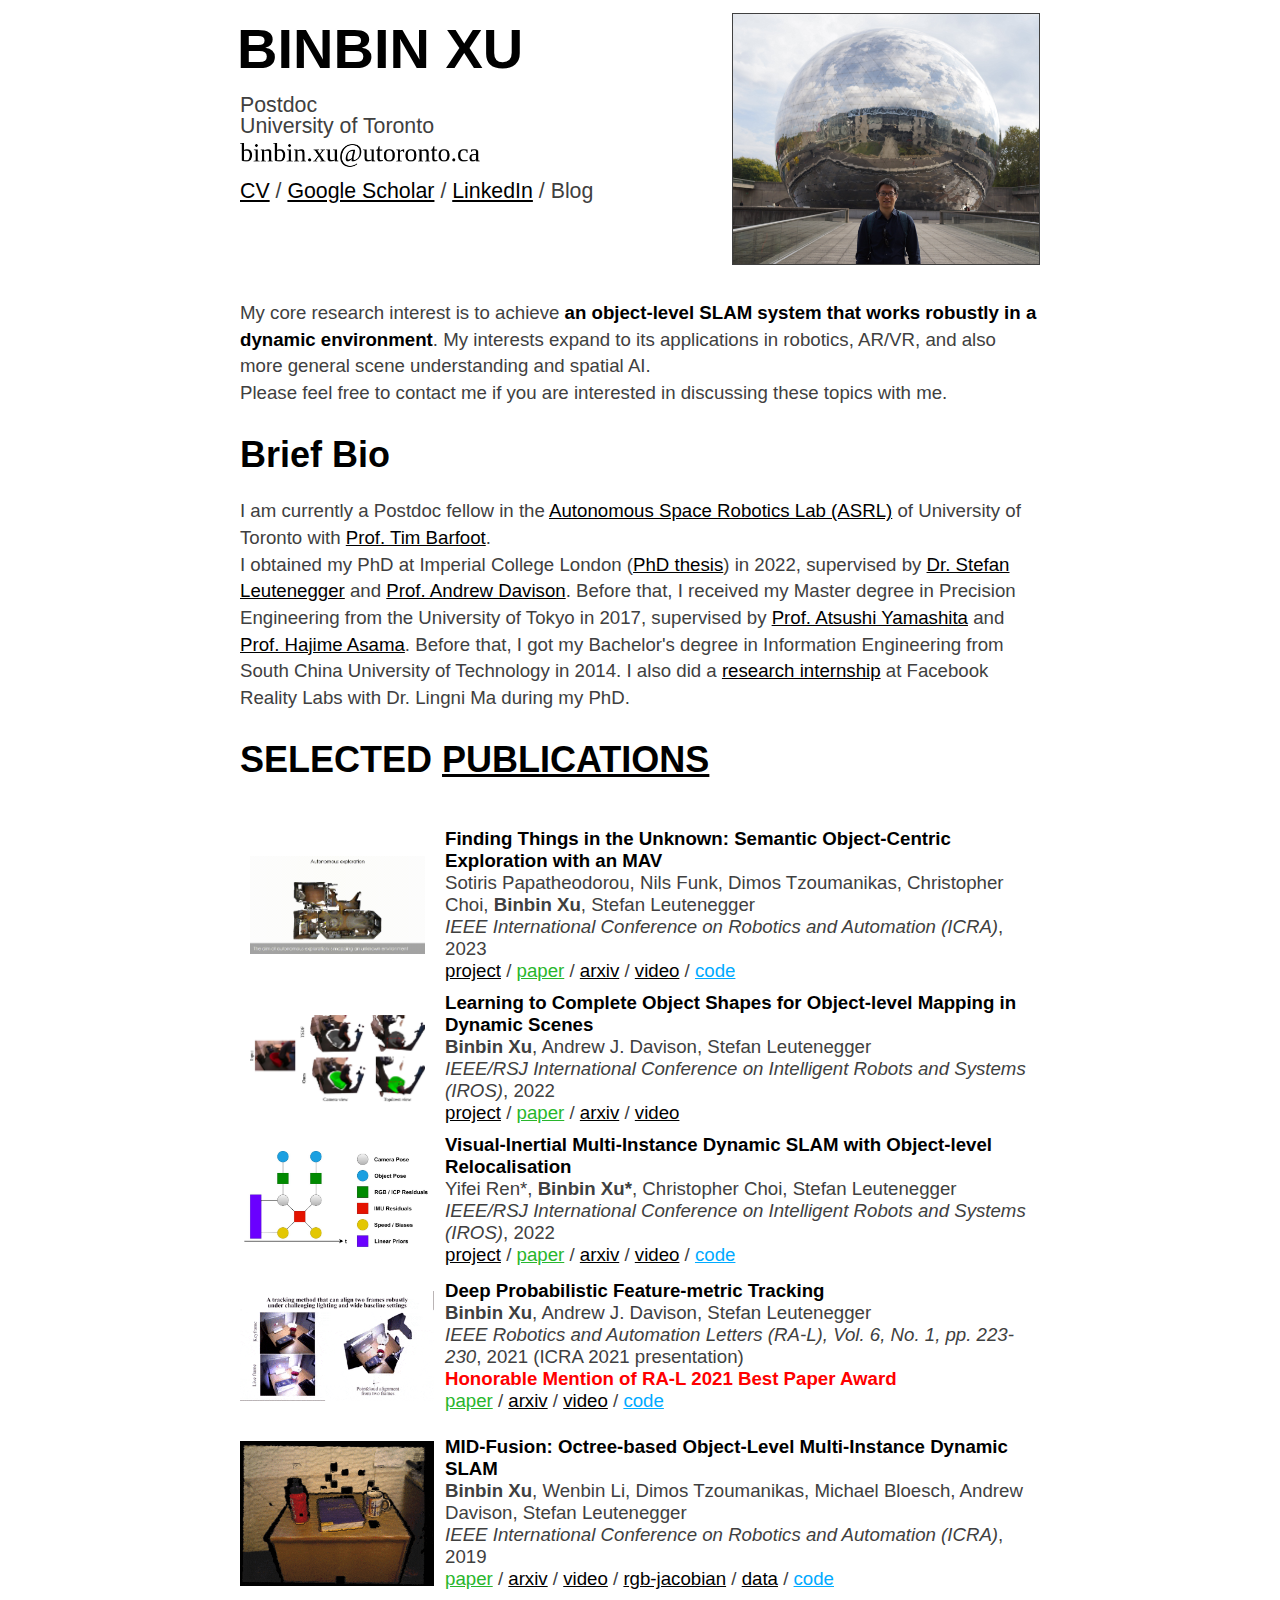
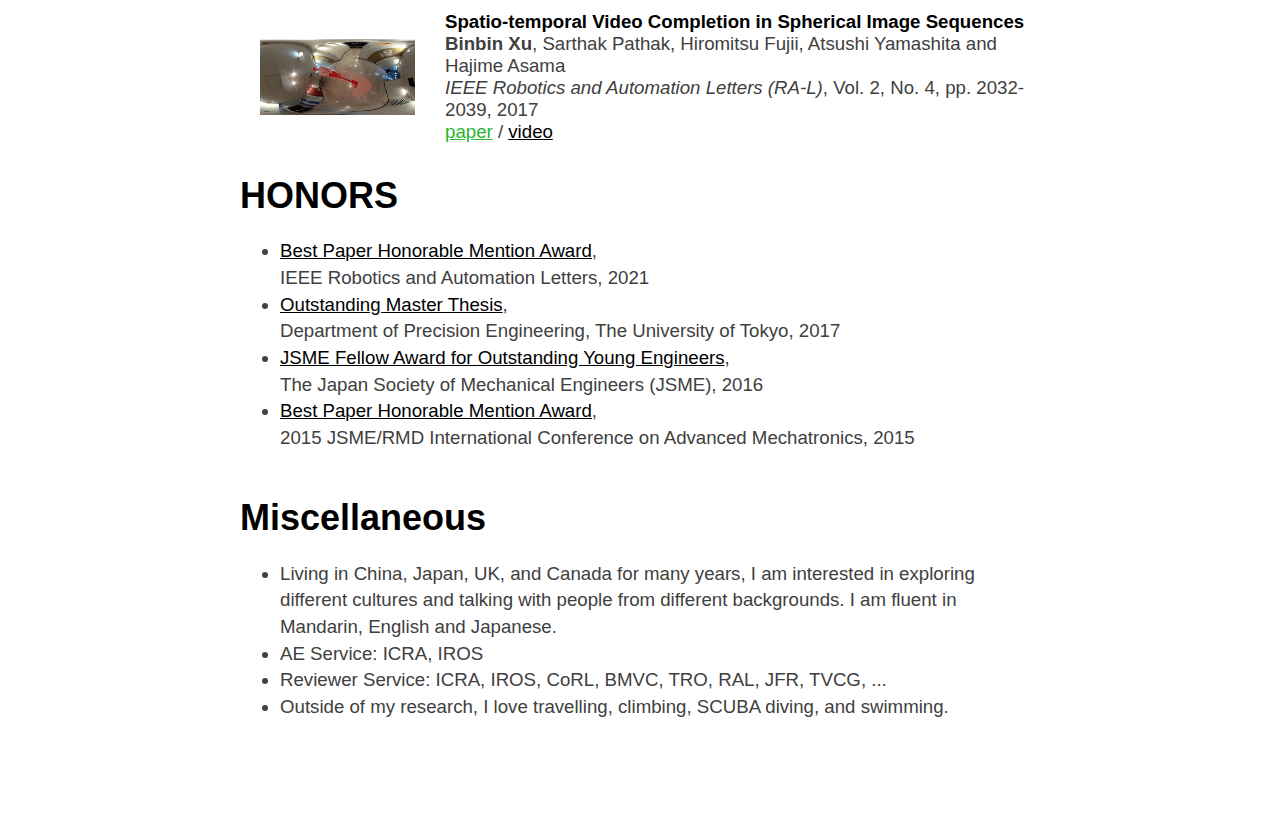
<file: index.html>
<html>

<head>
  <title>BINBIN XU - University of Toronto</title>

  <script src="//use.edgefonts.net/open-sans:n3,i3,n4,i4,n6,i6,n7,i7,n8,i8.js"></script>
  <script src="//use.edgefonts.net/open-sans-condensed:n3,i3,n7.js"></script>
  <script src="//use.edgefonts.net/league-gothic:n4.js"></script>

  <link rel="stylesheet" type="text/css" href="css/main.css">

  <script LANGUAGE="JavaScript">
    // Set up the image files to be used.
    var theImages = new Array() // do not change this
    // To add more image files, continue with the
    // pattern below, adding to the array.

    theImages[0] = 'profile/binbin_photo.gif'
    theImages[1] = 'profile/binbin_photo1.jpeg'
    theImages[2] = 'profile/binbin_photo2.jpg'
    theImages[3] = 'profile/binbin_photo3.jpeg'
    theImages[4] = 'profile/binbin_photo4.jpeg'
    theImages[5] = 'profile/binbin_photo5.JPG'

    // do not edit anything below this line

    var j = 0
    var p = theImages.length;
    var preBuffer = new Array()
    for (i = 0; i < p; i++) {
      preBuffer[i] = new Image()
      preBuffer[i].src = theImages[i]
    }
    var whichImage = Math.floor(Math.random() * (p));
    function showImage() {
      document.write('<img style="float:right; border: #404040 1px solid;" alt="Binbin photo" height = "250" src="' + theImages[whichImage] + '"');
    }

//  End -->
  </script>

</head>

<body>

  <div class="main_container">
    <div class="content_container">

      <div style="padding-top: 5px">
        <script type="text/javascript" language="JavaScript">
          showImage();
        </script>
        <img style="float:right; border: #404040 1px solid;" src="profile/binbin_photo.gif" height="225" alt="Binbin photo" />
        <div class="title_text">
          <div>BINBIN XU</div>
        </div> 
        <div class="minor_text" style="padding-top: 10px;">
          <div>Postdoc</div>
          <div>University of Toronto</div>
          <div><img src="images/uoft_email.png" width="240"  style="padding: 5px 0px 2px 0px;" alt="Contact Info" /></div>
        </div>
        <div class="minor_text" style="padding-top: 10px;">
          <a href="data/Binbin_Xu_Resume.pdf">CV</a> / <a href="https://scholar.google.co.jp/citations?user=874PofoAAAAJ&hl=en">Google
            Scholar</a> / <a href="https://www.linkedin.com/in/binbinxu91/">LinkedIn</a> / Blog
        </div>
      </div>


      <div style="clear:both;"></div>

      <div style="padding-top: 25px;" class="splash">

        <!-- <div style="padding: 5px 0px 5px 0px">
          
        </div> -->

        <div style="padding: 10px 0px 0px 0px;">

          My core research interest is to achieve <span class="emphblack">an object-level SLAM system that works robustly in a dynamic environment</span>. 
          My interests expand to its applications in robotics, AR/VR, and also more general scene understanding and spatial AI. 
        </div>
        <div>
          Please feel free to contact me if you are interested in discussing these topics with me.
        </div>

        <div class="subtitle_text">Brief Bio</div>
        
        <div style="padding: 20px 0px 0px 0px;">
          I am currently a Postdoc fellow in the <a href="http://asrl.utias.utoronto.ca/">Autonomous Space Robotics Lab (ASRL)</a> of University of Toronto with <a href="http://asrl.utias.utoronto.ca/~tdb/">Prof. Tim Barfoot</a>.
        </div>
        <div>
          I obtained my PhD at Imperial College London (<a href="https://spiral.imperial.ac.uk/handle/10044/1/101244">PhD thesis</a>) in 2022, supervised by <a href="http://wp.doc.ic.ac.uk/sleutene/about/">Dr.
            Stefan Leutenegger</a> and <a href="https://www.doc.ic.ac.uk/~ajd/">Prof. Andrew Davison</a>. 
             Before that, I received my Master degree in Precision Engineering from
            the University of Tokyo in 2017, supervised by <a href="http://www.robot.t.u-tokyo.ac.jp/~yamashita/index.html">
            Prof. Atsushi Yamashita</a> and <a href="http://www.robot.t.u-tokyo.ac.jp/asamalab/Asama_page/top_a.html">Prof.
            Hajime Asama</a>. Before that, I got my Bachelor's degree in Information Engineering from South China
          University of Technology in 2014. I also did a <a href="https://arxiv.org/abs/2109.15299">research internship</a> at Facebook Reality Labs with Dr. Lingni Ma during my PhD.
        </div>


        <div class="subtitle_text">SELECTED <a href="https://scholar.google.co.jp/citations?user=874PofoAAAAJ&hl=en">PUBLICATIONS</a></div>

        <div style="padding-top: 20px;">
          <table width="100%" style="font-family:open-sans,sans-serif;border:0px;border-spacing:0px;border-collapse:separate;margin-right:auto;margin-left:auto;
          " align="middle" border="0"
            cellspacing="0" cellpadding="0">
            <tr>
              <td style="padding:10px;width:25%;vertical-align:middle"><img src="pub/icra2023/semanticeight.gif" width="97%" style="border-style: none"></td>
              <td style="padding:5px;width:75%;vertical-align:middle">
                <b><span class = "papertitle">Finding Things in the Unknown: Semantic Object-Centric Exploration with an MAV</span></b>
                <br>
                Sotiris Papatheodorou, Nils Funk, Dimos Tzoumanikas, Christopher Choi, <b>Binbin Xu</b>, Stefan Leutenegger
                <br>
                <em>IEEE International Conference on Robotics and Automation (ICRA)</em>, 2023
                <br>
                <a href="https://github.com/smartroboticslab/semantic-exploration-icra-2023"> project</a> /
                <a style="color:#28B62C"; href="https://ieeexplore.ieee.org/document/10160490"> paper</a> /
                <a href="https://arxiv.org/pdf/2302.14569.pdf"> arxiv</a> /
                <a href="https://www.youtube.com/watch?v=z0LVe_8SATU"> video</a> /
                <a style="color:#00aaff"; href="https://github.com/smartroboticslab/semantic-exploration-icra-2023"> code</a>
              </td>
            </tr>

        <div style="padding-top: 20px;">
          <table width="100%" style="font-family:open-sans,sans-serif;border:0px;border-spacing:0px;border-collapse:separate;margin-right:auto;margin-left:auto;
          " align="middle" border="0"
            cellspacing="0" cellpadding="0">
            <tr>
              <td style="padding:10px;width:25%;vertical-align:middle"><img src="pub/iros2022/iros2022_chair_completion.jpg" width="97%" style="border-style: none"></td>
              <td style="padding:5px;width:75%;vertical-align:middle">
                <b><span class = "papertitle">Learning to Complete Object Shapes for Object-level Mapping in Dynamic Scenes</span></b>
                <br>
                <b>Binbin Xu</b>, Andrew J. Davison, Stefan Leutenegger
                <br>
                <em>IEEE/RSJ International Conference on Intelligent Robots and Systems (IROS)</em>, 2022 
                <br>
                <a href="https://mlr.in.tum.de/research/projects/cosom"> project</a> /
                <a style="color:#28B62C"; href="https://ieeexplore.ieee.org/document/9981545"> paper</a> /
                <a href="https://arxiv.org/pdf/2208.05067.pdf"> arxiv</a> /
                <!-- <a href="mailto: b.xu17@imperial.ac.uk"> code</a> / -->
                <a href="https://youtu.be/mH22H7jp1D8"> video</a>
              </td>
            </tr>
            
            <tr>
              <td style="width:25%;vertical-align:middle"><img src="pub/iros2022_vimid/vimid_factor.jpg" width="97%" style="border-style: none"></td>
              <td style="padding:5px;width:75%;vertical-align:middle">
                <b><span class = "papertitle">Visual-Inertial Multi-Instance Dynamic SLAM with Object-level Relocalisation</span></b>
                <br>
                Yifei Ren*, <b>Binbin Xu*</b>, Christopher Choi, Stefan Leutenegger
                <br>
                <em>IEEE/RSJ International Conference on Intelligent Robots and Systems (IROS)</em>, 2022
                <br>
                <a href="https://mlr.in.tum.de/research/projects/vimid"> project</a> /
                <a style="color:#28B62C"; href="https://ieeexplore.ieee.org/document/9981795"> paper</a> /
                <a href="https://arxiv.org/pdf/2208.04274.pdf"> arxiv</a> /
                <a href="https://youtu.be/6GY5cBwvuJE"> video</a> /
                <a style="color:#00aaff"; href="https://github.com/smartroboticslab/vimid"> code</a> 
              </td>
            </tr>

            <tr>
              <td width="25%"><img src="pub/ral2020/ral2020.gif" width="97%" style="border-style: none"></td>
              <td style="padding:5px;width:75%;vertical-align:middle">
                <b><span class = "papertitle">Deep Probabilistic Feature-metric Tracking</span></b>
                <br>
                <b>Binbin Xu</b>, Andrew J. Davison, Stefan Leutenegger
                <br>
                <em>IEEE Robotics and Automation Letters (RA-L), Vol. 6, No. 1, pp. 223-230</em>, 2021 (ICRA 2021 presentation)
                <br>
                <b style="color:#FF0000";>Honorable Mention of RA-L 2021 Best Paper Award</b>
                <br>
                <a style="color:#28B62C"; href="https://ieeexplore.ieee.org/document/9264717"> paper</a> /
                <a href="https://arxiv.org/pdf/2008.13504.pdf"> arxiv</a> /
                <a href="https://youtu.be/6pMosl6ZAPE"> video</a> /
                <a style="color:#00aaff"; href="https://github.com/smartroboticslab/deep_prob_feature_track"> code</a> 
              </td>
            </tr>

            <tr>
              <td width="25%"><img src="pub/icra2019/midfusion.gif" width="97%" style="border-style: none"></td>
              <td style="padding:5px;width:75%;vertical-align:middle">
                <b><span class = "papertitle">MID-Fusion: Octree-based Object-Level Multi-Instance Dynamic SLAM</span></b>
                <br>
                <b>Binbin Xu</b>, Wenbin Li, Dimos Tzoumanikas, Michael Bloesch, Andrew Davison, Stefan Leutenegger
                <br>
                <em>IEEE International Conference on Robotics and Automation (ICRA)</em>, 2019 <br>
                <a style="color:#28B62C"; href="https://ieeexplore.ieee.org/document/8794371"> paper</a> / 
                <a href="https://arxiv.org/pdf/1812.07976.pdf"> arxiv</a> / 
                <a href="https://youtu.be/gturboNl9gg">video</a> / 
                <a href="pub/icra2019/rgb-tracker.pdf"> rgb-jacobian</a> /
                <a href="https://drive.google.com/drive/folders/1DmqX59qw_U6YsmkY9aZfZ5y0Dt65N_1x?usp=sharing"> data</a> /
                <a style="color:#00aaff"; href="https://github.com/smartroboticslab/mid-fusion"> code</a> 
              </td>
            </tr>

            <tr>
              <td style="padding:20px;width:25%;vertical-align:middle"><img src="pub/ral2017/ral2017.gif" width="97%" style="border-style: none"></td>
              <td style="padding:5px;width:75%;vertical-align:middle">
                <b><span class = "papertitle">Spatio-temporal Video Completion in Spherical Image Sequences</span></b>
                <br>
                <b>Binbin Xu</b>, Sarthak Pathak, Hiromitsu Fujii, Atsushi Yamashita and Hajime Asama
                <br>
                <em>IEEE Robotics and Automation Letters (RA-L)</em>, Vol. 2, No. 4, pp. 2032-2039, 2017 <br>
                <a style="color:#28B62C"; href="http://dx.doi.org/10.1109/LRA.2017.2718106">paper</a> / 
                <a href="https://youtu.be/Y2oOumF8S3Q">video</a>      
              </td>
            </tr>
          </table>
        </div>

        <div class="subtitle_text">HONORS</div>
        <ul>
          <li><a href="https://www.ieee-ras.org/publications/ra-l/ra-l-paper-awards">Best Paper Honorable Mention Award</a>, <br> IEEE Robotics and Automation Letters, 2021</li>
          <li><a href="data/master thesis award.pdf">Outstanding Master Thesis</a>, <br> Department of Precision Engineering, The University of Tokyo, 2017</li>
          <li><a href="data/JSME Fellow Award for Outstanding Young Engineers-plague.pdf">JSME Fellow Award for Outstanding Young Engineers</a>, <br> The Japan Society of Mechanical Engineers (JSME),
            2016</li>
          <li><a href="data/ICAM2015 Honorable Mention award.pdf">Best Paper Honorable Mention Award</a>, <br> 2015 JSME/RMD International Conference on Advanced Mechatronics, 2015</li>
        </ul>


        <div class="subtitle_text">Miscellaneous</div>
        <ul>
          <li>Living in China, Japan, UK, and Canada for many years, I am interested in exploring different cultures and talking with people from different backgrounds. I am
             fluent in Mandarin, English and Japanese.</li>
          <li>AE Service: ICRA, IROS </li>
          <li>Reviewer Service:  ICRA, IROS, CoRL, BMVC, TRO, RAL, JFR, TVCG, ... </li>
          <li>Outside of my research, I love travelling, climbing, SCUBA diving, and swimming. </li>
        </ul>

        <div style="padding-top: 50px;">&nbsp;</div>

      </div>
    </div>
  </div>

  <!--

  // gitter plugin
//    <script>
//          ((window.gitter = {}).chat = {}).options = {
//                  room: 'binbin-xu/room'
//                };
//    </script>
//    <script src="https://sidecar.gitter.im/dist/sidecar.v1.js" async defer></script>
  -->
</body>

</html>
</file>
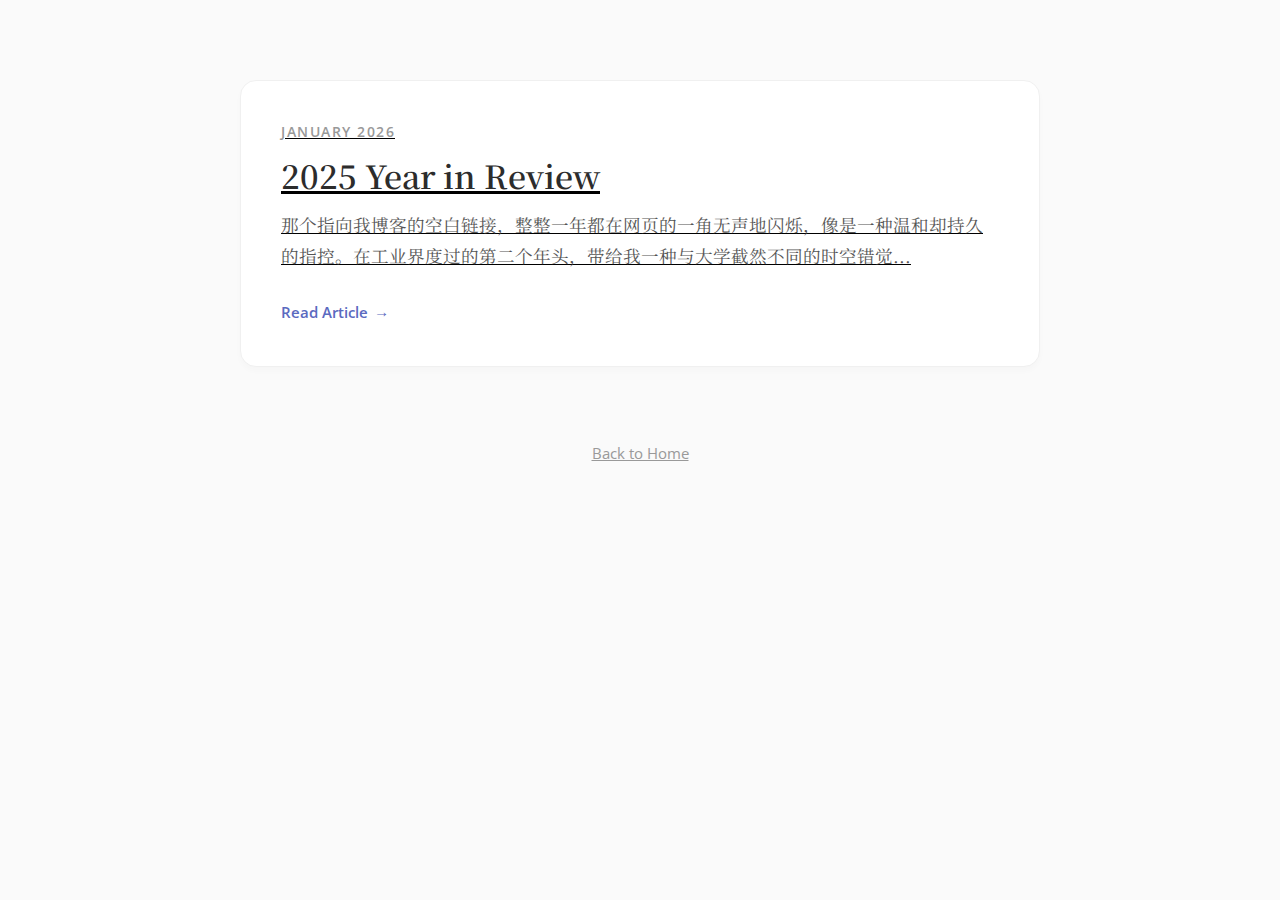
<file: blog.html>
<!DOCTYPE html>
<html lang="zh-CN">
<!--
    ━━━━━━━━━━━━━━━━━━━━━━━━━━━━━━━━━━━━━━━━━━━━━━━━━━━━━━━━━━━━━━━━━
    📝 BLOG INDEX PAGE
    ━━━━━━━━━━━━━━━━━━━━━━━━━━━━━━━━━━━━━━━━━━━━━━━━━━━━━━━━━━━━━━━━━
    
    To add new blog posts:
    1. Create a new folder under blogs/ (e.g., blogs/2026/)
    2. Add your markdown file (e.g., 2026.md)
    3. Run: python tools/md-to-blog.py blogs/2026/2026.md
    4. Add a new blog-card entry below
    
    ━━━━━━━━━━━━━━━━━━━━━━━━━━━━━━━━━━━━━━━━━━━━━━━━━━━━━━━━━━━━━━━━━
-->
<head>
    <meta charset="UTF-8">
    <meta name="viewport" content="width=device-width, initial-scale=1.0">
    <title>Blog - Binbin Xu</title>
    <!-- Use main.css for variables if any, though we override most things here -->
    <link rel="stylesheet" type="text/css" href="css/main.css">
    
    <!-- Google Fonts -->
    <link rel="preconnect" href="https://fonts.googleapis.com">
    <link rel="preconnect" href="https://fonts.gstatic.com" crossorigin>
    <link href="https://fonts.googleapis.com/css2?family=Noto+Serif+SC:wght@300;400;500;600;700&family=Open+Sans:wght@300;400;600&display=swap" rel="stylesheet">
    
    <style>
        :root {
            --bg-color: #fafafa;
            --text-primary: #2c2c2c;
            --text-secondary: #666666;
            --accent-color: #5b6abf;
            --card-bg: #ffffff;
            --card-border: #f0f0f0;
            --card-hover-border: #e5e5e5;
        }

        body {
            margin: 0;
            padding: 0;
            font-family: 'Open Sans', system-ui, -apple-system, sans-serif;
            background-color: var(--bg-color);
            color: var(--text-primary);
            line-height: 1.6;
            -webkit-font-smoothing: antialiased;
        }

        a {
            text-decoration: none;
            color: inherit;
        }

        .blog-container {
            max-width: 800px;
            margin: 0 auto;
            padding: 80px 20px 40px;
        }

        /* --- Header --- */
        .blog-header {
            text-align: center;
            margin-bottom: 70px;
            position: relative;
        }

        .blog-header h1 {
            font-family: 'Noto Serif SC', serif;
            font-size: 3.5rem;
            font-weight: 700;
            color: var(--text-primary);
            margin: 0 0 15px 0;
            letter-spacing: -0.02em;
        }

        .blog-header p {
            font-family: 'Noto Serif SC', serif;
            font-size: 1.25rem;
            font-weight: 300;
            color: var(--text-secondary);
            margin: 0;
            opacity: 0.9;
        }

        /* Decorative separator */
        .blog-header::after {
            content: "";
            display: block;
            width: 40px;
            height: 2px;
            background-color: #ddd;
            margin: 35px auto 0;
            border-radius: 2px;
        }

        /* --- List & Cards --- */
        .blog-list {
            display: flex;
            flex-direction: column;
            gap: 30px;
        }

        .blog-card {
            background: var(--card-bg);
            border-radius: 16px;
            padding: 40px;
            box-shadow: 0 4px 6px rgba(0,0,0,0.02);
            border: 1px solid var(--card-border);
            transition: all 0.3s cubic-bezier(0.25, 0.8, 0.25, 1);
            display: block;
            position: relative;
            overflow: hidden;
        }

        .blog-card:hover {
            transform: translateY(-4px);
            box-shadow: 0 15px 30px rgba(0,0,0,0.05);
            border-color: var(--card-hover-border);
        }

        .blog-card-meta {
            font-size: 0.85rem;
            color: #999;
            text-transform: uppercase;
            letter-spacing: 1.5px;
            margin-bottom: 12px;
            font-weight: 600;
            display: block;
        }

        .blog-card-title {
            font-family: 'Noto Serif SC', serif;
            font-size: 2rem;
            font-weight: 600;
            color: var(--text-primary);
            margin-bottom: 15px;
            line-height: 1.25;
            transition: color 0.2s ease;
        }
        
        /* .blog-card:hover .blog-card-title {
             color: var(--accent-color); 
        } */

        .blog-card-excerpt {
            font-family: 'Noto Serif SC', serif;
            font-size: 1.1rem;
            color: #555;
            line-height: 1.75;
            margin-bottom: 25px;
        }

        .blog-card-read-more {
            display: inline-flex;
            align-items: center;
            font-size: 0.95rem;
            font-weight: 600;
            color: var(--accent-color);
            transition: color 0.2s ease;
        }
        
        .blog-card-read-more::after {
            content: "→";
            margin-left: 6px;
            transition: transform 0.2s ease;
            font-family: sans-serif; /* System font for arrow */
        }

        .blog-card:hover .blog-card-read-more {
            color: #4052a0;
        }

        .blog-card:hover .blog-card-read-more::after {
            transform: translateX(5px);
        }

        /* --- Footer / Back Link --- */
        .back-link-container {
            text-align: center;
            margin-top: 70px;
            padding-bottom: 40px;
        }

        .back-link {
            font-size: 0.95rem;
            color: #999;
            transition: color 0.2s ease;
            border-bottom: 1px solid transparent;
            padding-bottom: 2px;
        }

        .back-link:hover {
            color: var(--text-primary);
            border-bottom-color: var(--text-primary);
        }

        /* --- Mobile --- */
        @media (max-width: 768px) {
            .blog-container {
                padding-top: 50px;
            }
            .blog-header h1 {
                font-size: 2.5rem;
            }
            .blog-card {
                padding: 25px;
                border-radius: 12px;
            }
            .blog-card-title {
                font-size: 1.6rem;
            }
             .blog-card-excerpt {
                font-size: 1.05rem;
            }
        }
    </style>
</head>
<body>
    <div class="blog-container">
        <!-- <header class="blog-header">
            <h1>Writings</h1>
            <p>记录生活的碎片，留存岁月的档案</p>
        </header> -->

        <div class="blog-list">
            <!-- Blog Post: 2025 Year in Review -->
            <a href="blogs/2025/2025.html" class="blog-card">
                <time class="blog-card-meta">January 2026</time>
                <div class="blog-card-title">2025 Year in Review</div>
                <div class="blog-card-excerpt">
                    那个指向我博客的空白链接，整整一年都在网页的一角无声地闪烁，像是一种温和却持久的指控。在工业界度过的第二个年头，带给我一种与大学截然不同的时空错觉...
                </div>
                <span class="blog-card-read-more">Read Article</span>
            </a>

            <!-- Add more blog cards here as you write new posts -->
        </div>

        <div class="back-link-container">
            <a href="index.html" class="back-link">Back to Home</a>
        </div>
    </div>
</body>
</html>
</file>
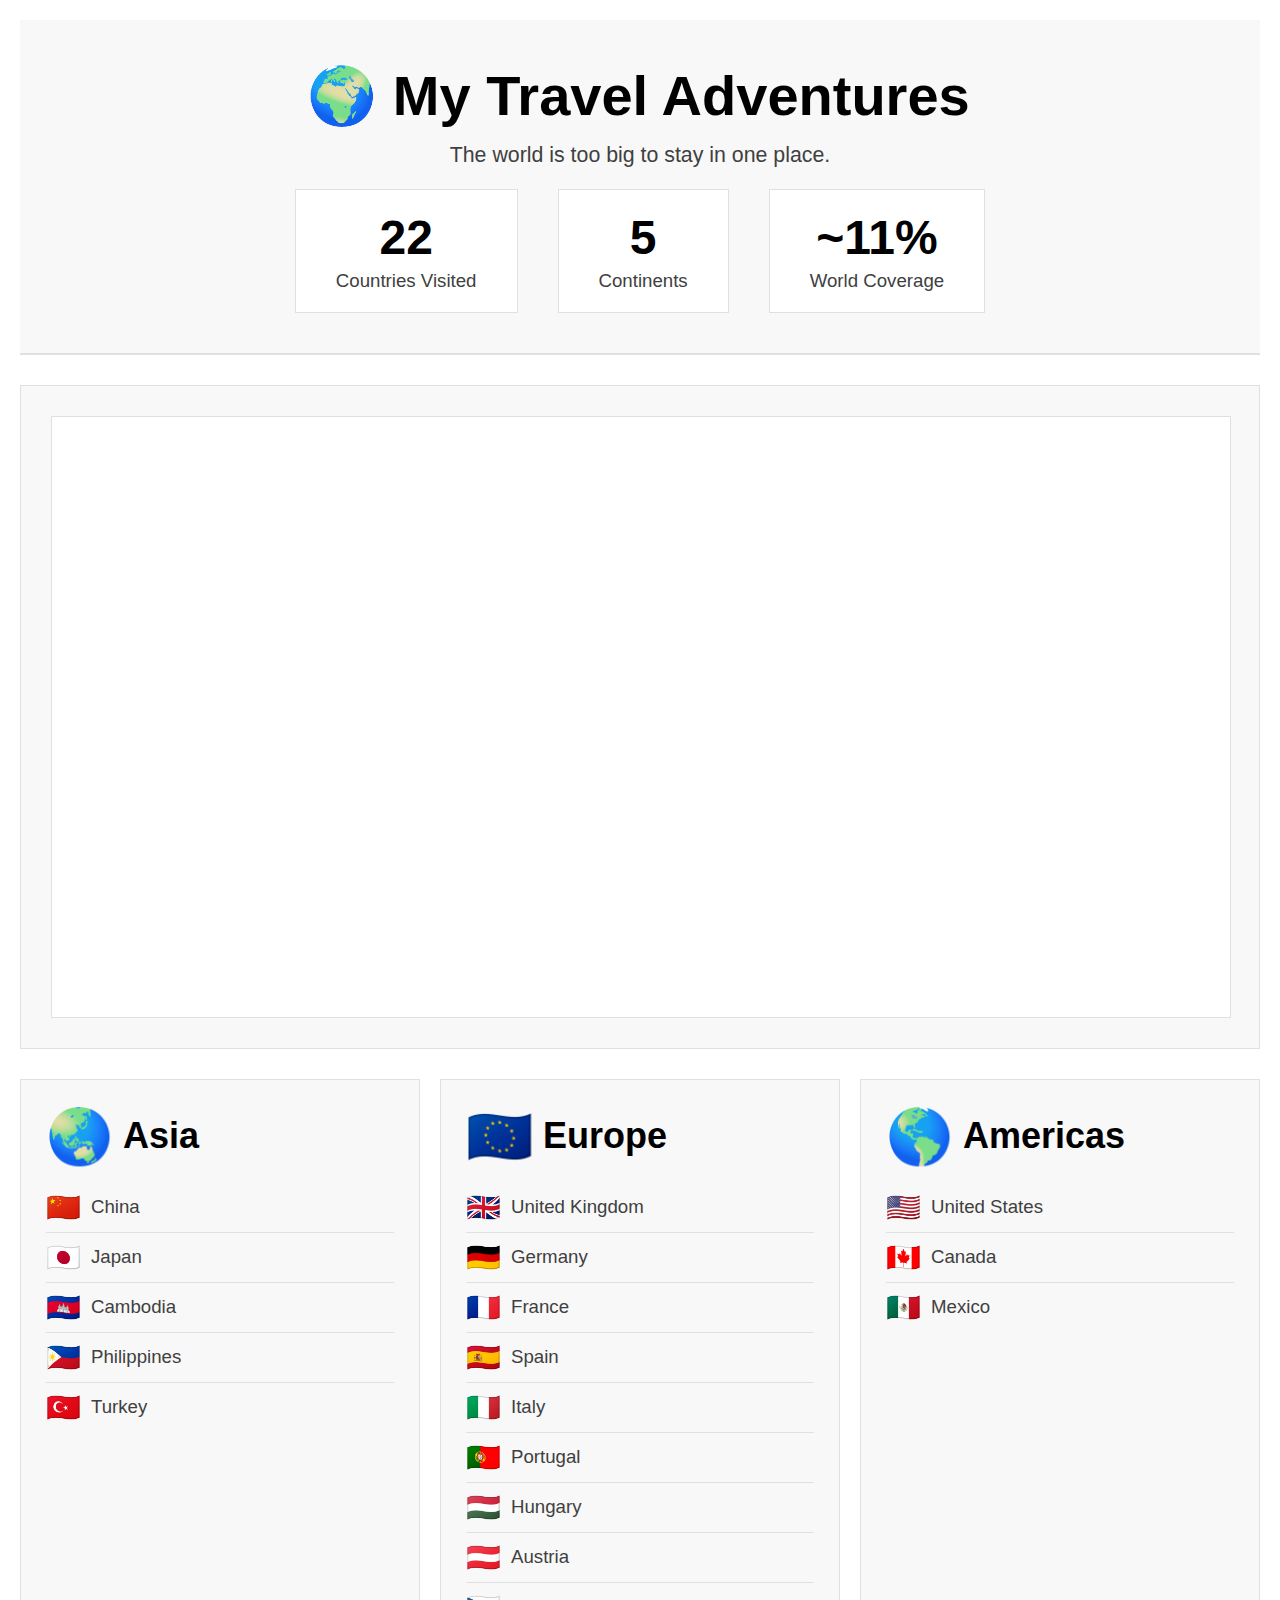
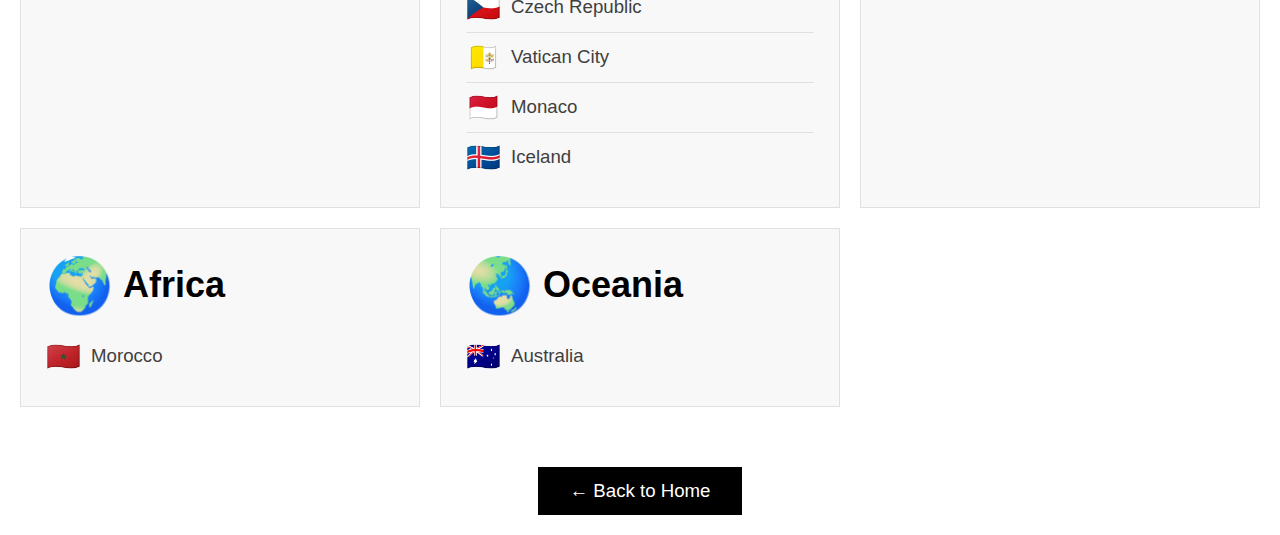
<file: travels.html>
<!DOCTYPE html>
<html lang="en">
<!--
    ━━━━━━━━━━━━━━━━━━━━━━━━━━━━━━━━━━━━━━━━━━━━━━━━━━━━━━━━━━━━━━━━━
    🌍 TRAVEL MAP - Easy Maintenance Page
    ━━━━━━━━━━━━━━━━━━━━━━━━━━━━━━━━━━━━━━━━━━━━━━━━━━━━━━━━━━━━━━━━━
    
    📝 TO UPDATE YOUR TRAVELS:
       → Edit: travel-data.js
       → Add/remove countries there
      <script src="https://d3js.org/d3.v7.min.js"></script>
    <script src="https://d3js.org/topojson.v3.min.js"></script>
    <script src="travel-data.js"></script>
    <script>
        // ============================================================================
        // 🔧 AUTO-GENERATED DATA - Everything updates automatically from travel-data.js
        // ============================================================================Everything updates automatically!
    
    📖 FULL GUIDE: See TRAVEL_README.md
    🚀 QUICK START: See TRAVEL_CHEAT_SHEET.txt
    
    ━━━━━━━━━━━━━━━━━━━━━━━━━━━━━━━━━━━━━━━━━━━━━━━━━━━━━━━━━━━━━━━━━
-->
<head>
    <meta charset="UTF-8">
    <meta name="viewport" content="width=device-width, initial-scale=1.0">
    <title>My Travel Map - Binbin Xu</title>
    <link rel="stylesheet" type="text/css" href="css/main.css">
    <style>
        body {
            margin: 0;
            padding: 0;
            font-family: 'open-sans', sans-serif;
            background-color: #ffffff;
            color: #404040;
            font-size: 14pt;
        }

        .travel-container {
            max-width: 1400px;
            margin: 0 auto;
            padding: 20px;
        }

        .travel-header {
            text-align: center;
            padding: 40px 20px;
            background: #f8f8f8;
            border-radius: 0px;
            margin-bottom: 30px;
            border-bottom: 2px solid #e0e0e0;
        }

        .travel-header h1 {
            font-family: 'league-gothic', sans-serif;
            font-size: 56px;
            font-weight: 550;
            margin: 0 0 10px 0;
            color: #000000;
            text-indent: -3px;
            line-height: 54pt;
        }

        .travel-header p {
            font-family: 'open-sans', sans-serif;
            font-size: 16pt;
            font-weight: 300;
            color: #404040;
            margin: 10px 0;
            line-height: 20pt;
        }

        .stats-container {
            display: flex;
            justify-content: center;
            gap: 40px;
            margin-top: 20px;
            flex-wrap: wrap;
        }

        .stat-box {
            background: #ffffff;
            padding: 20px 40px;
            border-radius: 0px;
            border: 1px solid #e0e0e0;
        }

        .stat-number {
            font-family: 'league-gothic', sans-serif;
            font-size: 48px;
            font-weight: 600;
            color: #000000;
        }

        .stat-label {
            font-family: 'open-sans', sans-serif;
            font-size: 14pt;
            color: #404040;
            margin-top: 5px;
        }

        .map-container {
            background: #f8f8f8;
            border-radius: 0px;
            padding: 30px;
            border: 1px solid #e0e0e0;
            margin-bottom: 30px;
        }

        #worldMap {
            width: 100%;
            height: 600px;
            border-radius: 0px;
            background: #ffffff;
            border: 1px solid #e0e0e0;
        }

        .regions-grid {
            display: grid;
            grid-template-columns: repeat(auto-fit, minmax(300px, 1fr));
            gap: 20px;
            margin-bottom: 30px;
        }

        .region-card {
            background: #f8f8f8;
            border-radius: 0px;
            padding: 25px;
            border: 1px solid #e0e0e0;
            transition: transform 0.3s ease, box-shadow 0.3s ease;
        }

        .region-card:hover {
            transform: translateY(-3px);
            box-shadow: 0 4px 8px rgba(0,0,0,0.1);
            border-color: #404040;
        }

        .region-title {
            font-family: 'league-gothic', sans-serif;
            font-size: 36px;
            font-weight: 600;
            color: #000000;
            margin-bottom: 15px;
            display: flex;
            align-items: center;
            gap: 10px;
        }

        .region-icon {
            font-size: 1.5em;
        }

        .country-list {
            list-style: none;
            padding: 0;
            margin: 0;
        }

        .country-item {
            font-family: 'open-sans', sans-serif;
            font-size: 14pt;
            padding: 8px 0;
            border-bottom: 1px solid #e0e0e0;
            display: flex;
            align-items: center;
            gap: 10px;
            color: #404040;
        }

        .country-item:last-child {
            border-bottom: none;
        }

        .country-flag {
            font-size: 1.5em;
        }

        .back-link {
            display: inline-block;
            margin-top: 30px;
            padding: 12px 30px;
            background: #000000;
            color: #ffffff;
            text-decoration: none;
            border-radius: 0px;
            font-family: 'open-sans', sans-serif;
            font-weight: 400;
            font-size: 14pt;
            transition: background 0.3s ease;
            border: 1px solid #000000;
        }

        .back-link:hover {
            background: #404040;
            border-color: #404040;
        }

        @media (max-width: 768px) {
            .travel-header h1 {
                font-size: 42px;
                line-height: 40pt;
            }
            
            .travel-header p {
                font-size: 14pt;
            }
            
            .stats-container {
                gap: 20px;
            }
            
            .stat-box {
                padding: 15px 25px;
            }
            
            .stat-number {
                font-size: 36px;
            }
            
            #worldMap {
                height: 400px;
            }
            
            .region-title {
                font-size: 28px;
            }
        }
    </style>
</head>
<body>
    <div class="travel-container">
        <div class="travel-header">
            <h1>🌍 My Travel Adventures</h1>
            <p>The world is too big to stay in one place.</p>
            <div class="stats-container" id="statsContainer">
                <!-- Stats will be generated automatically from travel data -->
            </div>
        </div>

        <div class="map-container">
            <div id="worldMap"></div>
        </div>

        <div class="regions-grid" id="regionsGrid">
            <!-- Region cards will be generated automatically from travel data -->
        </div>

        <div style="text-align: center;">
            <a href="index.html" class="back-link">← Back to Home</a>
        </div>
    </div>

    <script src="https://d3js.org/d3.v7.min.js"></script>
    <script src="https://d3js.org/topojson.v3.min.js"></script>
    <script src="travel-data.js"></script>
    <script>
        // ============================================================================
        // � AUTO-GENERATED DATA - Everything updates automatically from travel-data.js
        // ============================================================================
        
        // Flatten all countries and create lookup sets
        const allCountries = Object.values(myTravelData).flat();
        const visitedCountriesNames = new Set(
            allCountries.flatMap(c => [c.name, ...(c.altNames || [])])
        );
        const visitedCountriesById = new Set(allCountries.map(c => c.id));
        
        // Calculate statistics
        const totalCountries = allCountries.length;
        const totalContinents = Object.keys(myTravelData).length;
        const worldCoveragePercent = Math.round((totalCountries / 195) * 100); // ~195 countries in the world

        // Region metadata
        const regionMetadata = {
            asia: { icon: '🌏', title: 'Asia' },
            europe: { icon: '🇪🇺', title: 'Europe' },
            americas: { icon: '🌎', title: 'Americas' },
            africa: { icon: '🌍', title: 'Africa' },
            oceania: { icon: '🌏', title: 'Oceania' }
        };

        // ============================================================================
        // 🎨 RENDER FUNCTIONS
        // ============================================================================
        
        // Generate statistics boxes
        function renderStats() {
            const statsContainer = document.getElementById('statsContainer');
            statsContainer.innerHTML = `
                <div class="stat-box">
                    <div class="stat-number">${totalCountries}</div>
                    <div class="stat-label">Countries Visited</div>
                </div>
                <div class="stat-box">
                    <div class="stat-number">${totalContinents}</div>
                    <div class="stat-label">Continents</div>
                </div>
                <div class="stat-box">
                    <div class="stat-number">~${worldCoveragePercent}%</div>
                    <div class="stat-label">World Coverage</div>
                </div>
            `;
        }

        // Generate region cards
        function renderRegionCards() {
            const regionsGrid = document.getElementById('regionsGrid');
            regionsGrid.innerHTML = '';
            
            for (const [regionKey, countries] of Object.entries(myTravelData)) {
                if (countries.length === 0) continue; // Skip empty regions
                
                const metadata = regionMetadata[regionKey];
                const card = document.createElement('div');
                card.className = 'region-card';
                
                const countryItems = countries
                    .map(c => `<li class="country-item"><span class="country-flag">${c.flag}</span> ${c.name}</li>`)
                    .join('');
                
                card.innerHTML = `
                    <div class="region-title">
                        <span class="region-icon">${metadata.icon}</span>
                        ${metadata.title}
                    </div>
                    <ul class="country-list">
                        ${countryItems}
                    </ul>
                `;
                
                regionsGrid.appendChild(card);
            }
        }

        // Initialize the page
        renderStats();
        renderRegionCards();

        // ============================================================================
        // 🗺️ MAP RENDERING
        // ============================================================================

        const width = document.getElementById('worldMap').clientWidth;
        const height = window.innerWidth <= 768 ? 400 : 600;

        const svg = d3.select("#worldMap")
            .append("svg")
            .attr("width", width)
            .attr("height", height);

        // Responsive projection - better centering for mobile
        const isMobile = window.innerWidth <= 768;
        const projection = d3.geoMercator()
            .scale(isMobile ? width / 5.5 : width / 6.5)
            .translate([width / 2, isMobile ? height / 2.2 : height / 1.5]);

        const path = d3.geoPath().projection(projection);

        const tooltip = d3.select("body")
            .append("div")
            .style("position", "absolute")
            .style("background", "rgba(0, 0, 0, 0.85)")
            .style("color", "white")
            .style("padding", "8px 12px")
            .style("border-radius", "3px")
            .style("font-family", "open-sans, sans-serif")
            .style("font-size", "14pt")
            .style("font-weight", "400")
            .style("pointer-events", "none")
            .style("opacity", 0)
            .style("box-shadow", "0 2px 4px rgba(0,0,0,0.2)")
            .style("z-index", "1000");

        // Load and draw map
        d3.json("https://cdn.jsdelivr.net/npm/world-atlas@2/countries-110m.json").then(world => {
            const countries = topojson.feature(world, world.objects.countries);

            // Helper function to check if country is visited
            function isVisited(d) {
                const name = d.properties.name;
                const id = d.id;
                return visitedCountriesNames.has(name) || visitedCountriesById.has(String(id));
            }

            svg.selectAll("path")
                .data(countries.features)
                .enter()
                .append("path")
                .attr("d", path)
                .attr("fill", d => isVisited(d) ? "#5b6abf" : "#d0d0d0")
                .attr("stroke", "#ffffff")
                .attr("stroke-width", 0.5)
                .style("cursor", "pointer")
                .on("mouseover", function(event, d) {
                    const visited = isVisited(d);
                    d3.select(this)
                        .attr("fill", visited ? "#4a5aa0" : "#b0b0b0")
                        .attr("stroke-width", 1.5)
                        .attr("stroke", visited ? "#3d4a85" : "#808080");
                    
                    tooltip.transition()
                        .duration(200)
                        .style("opacity", .95);
                    tooltip.html(d.properties.name + (visited ? " ✓" : ""))
                        .style("left", (event.pageX + 15) + "px")
                        .style("top", (event.pageY - 35) + "px");
                })
                .on("mouseout", function(event, d) {
                    const visited = isVisited(d);
                    d3.select(this)
                        .attr("fill", visited ? "#5b6abf" : "#d0d0d0")
                        .attr("stroke-width", 0.5)
                        .attr("stroke", "#ffffff");
                    
                    tooltip.transition()
                        .duration(300)
                        .style("opacity", 0);
                })
                .on("mousemove", function(event) {
                    tooltip
                        .style("left", (event.pageX + 15) + "px")
                        .style("top", (event.pageY - 35) + "px");
                });

            // Log for debugging
            console.log(`Total countries loaded: ${countries.features.length}`);
            console.log(`Visited countries highlighted: ${countries.features.filter(isVisited).length}`);
        }).catch(error => {
            console.error("Error loading map:", error);
            document.getElementById('worldMap').innerHTML = '<p style="color: #ff6b6b; text-align: center; padding: 50px;">Error loading map. Please refresh the page.</p>';
        });

        // Responsive resize - debounced to avoid too many reloads
        let resizeTimer;
        window.addEventListener('resize', function() {
            clearTimeout(resizeTimer);
            resizeTimer = setTimeout(() => {
                location.reload();
            }, 250);
        });
    </script>
</body>
</html>
</file>
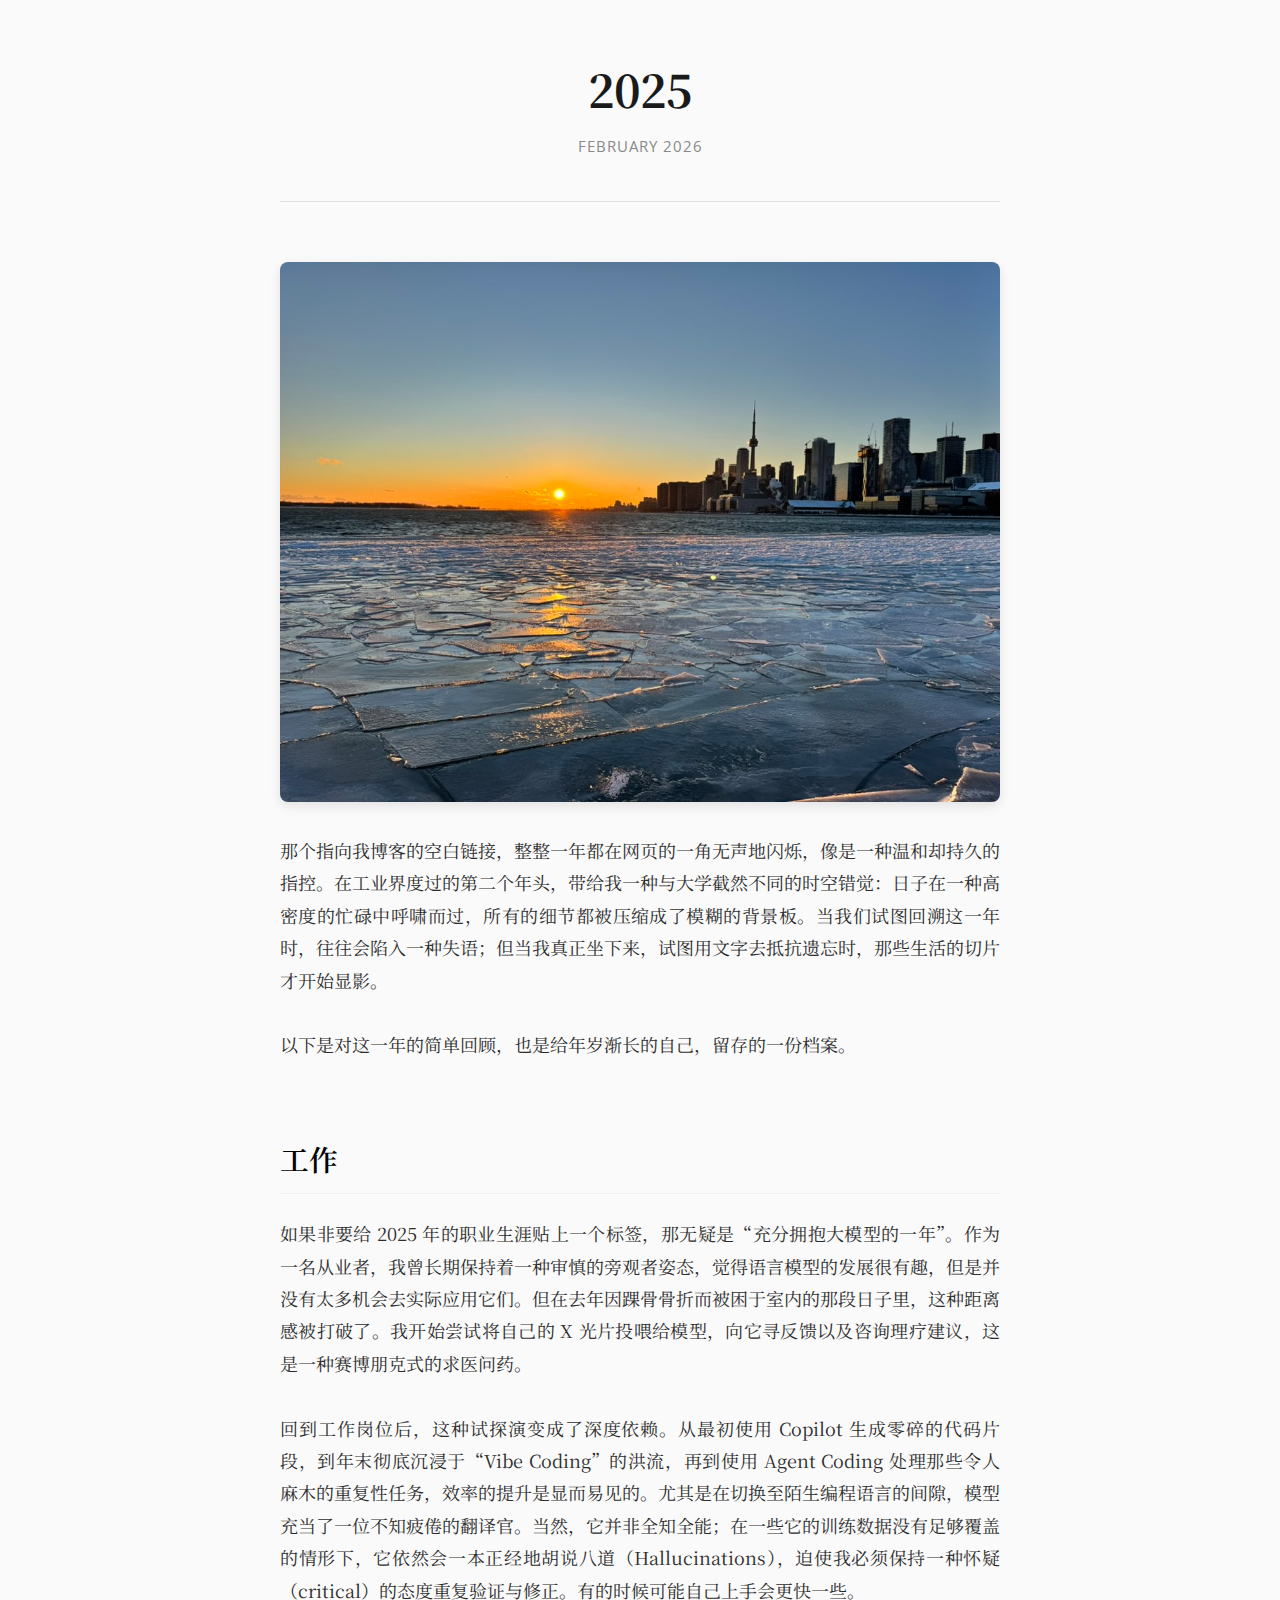
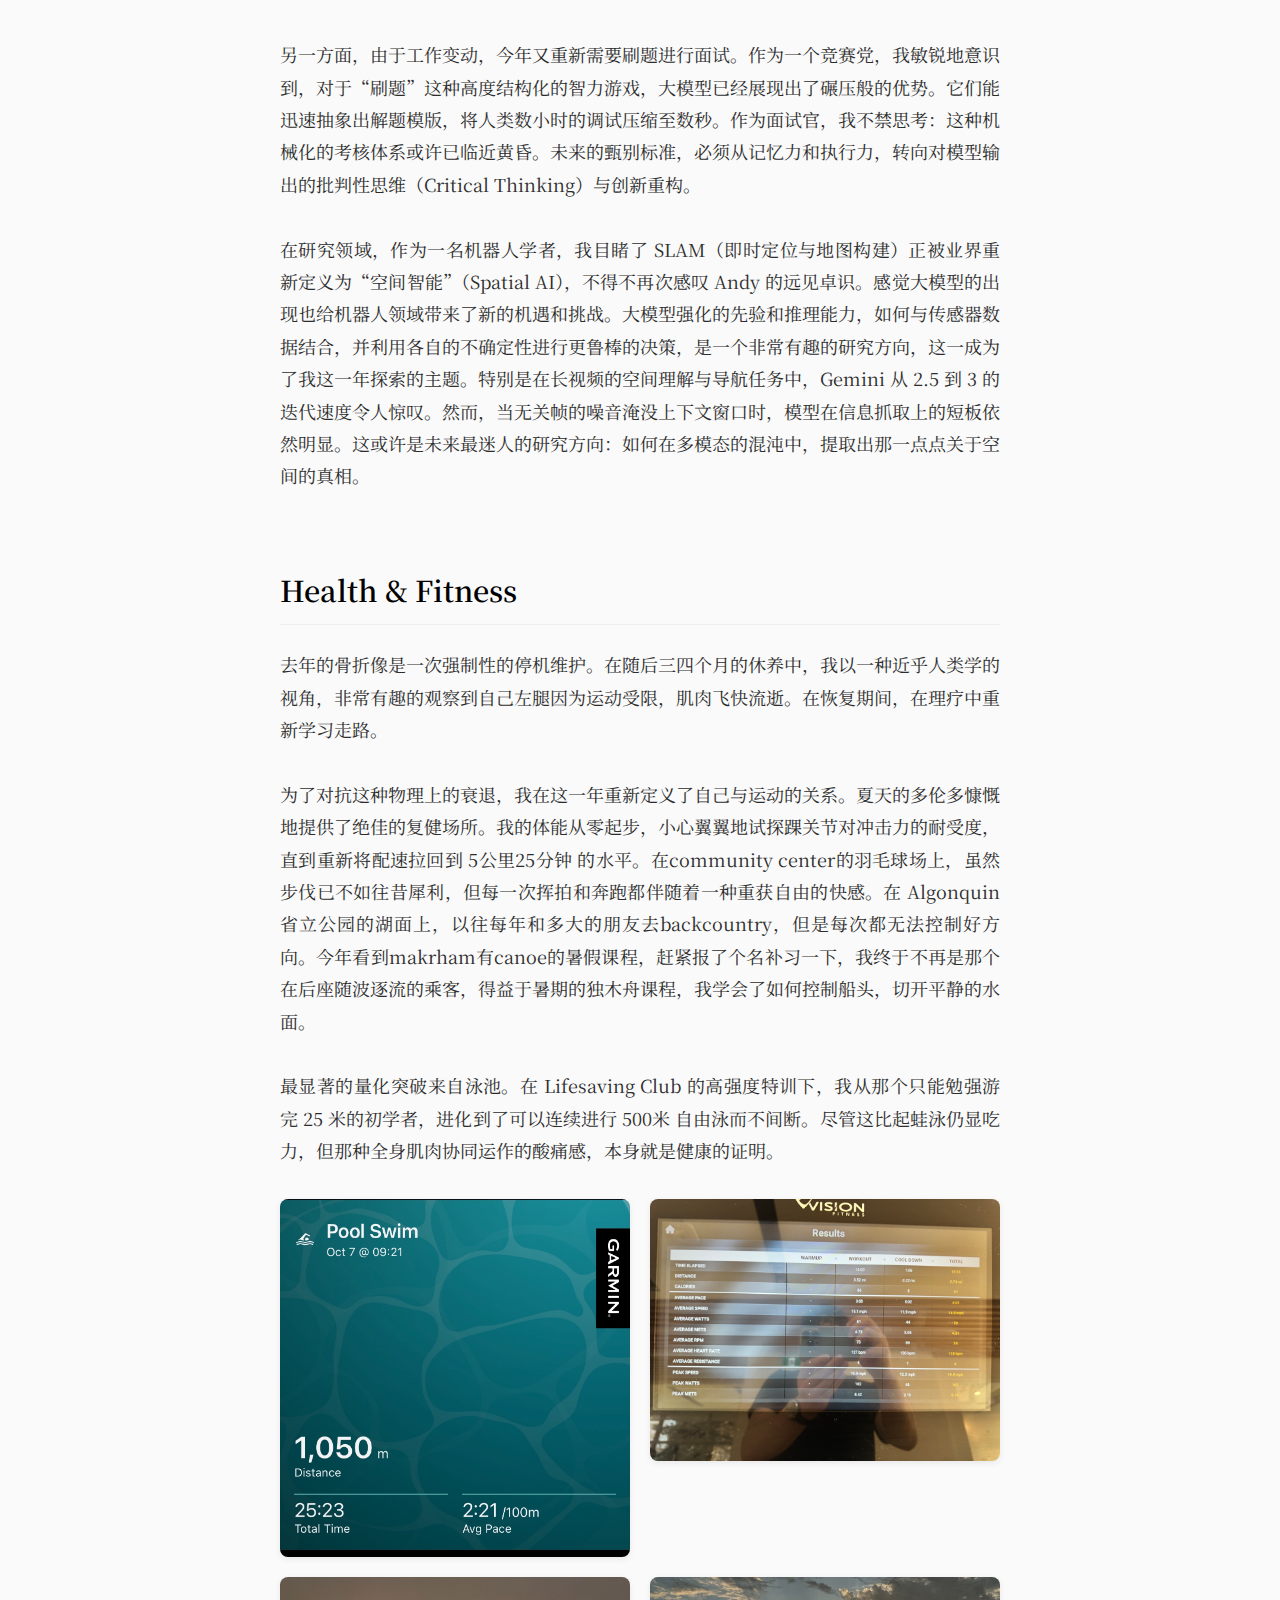
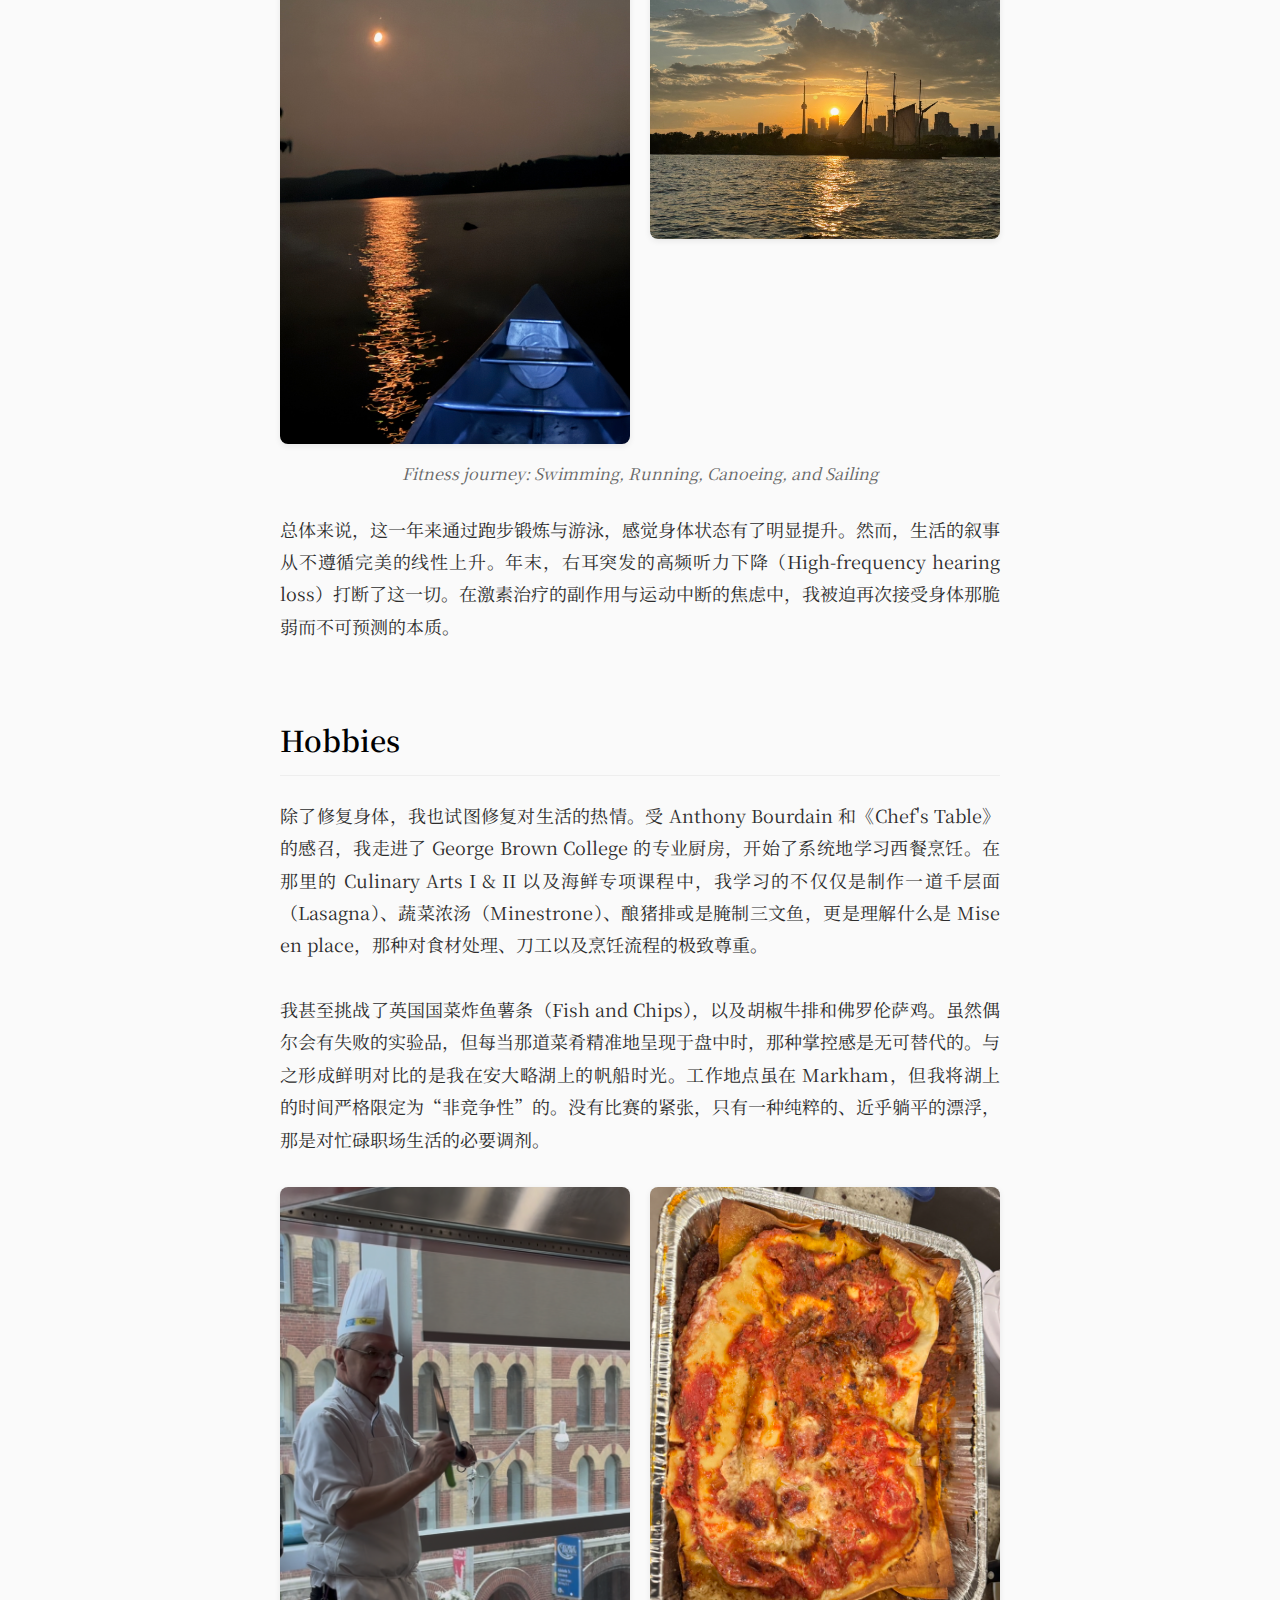
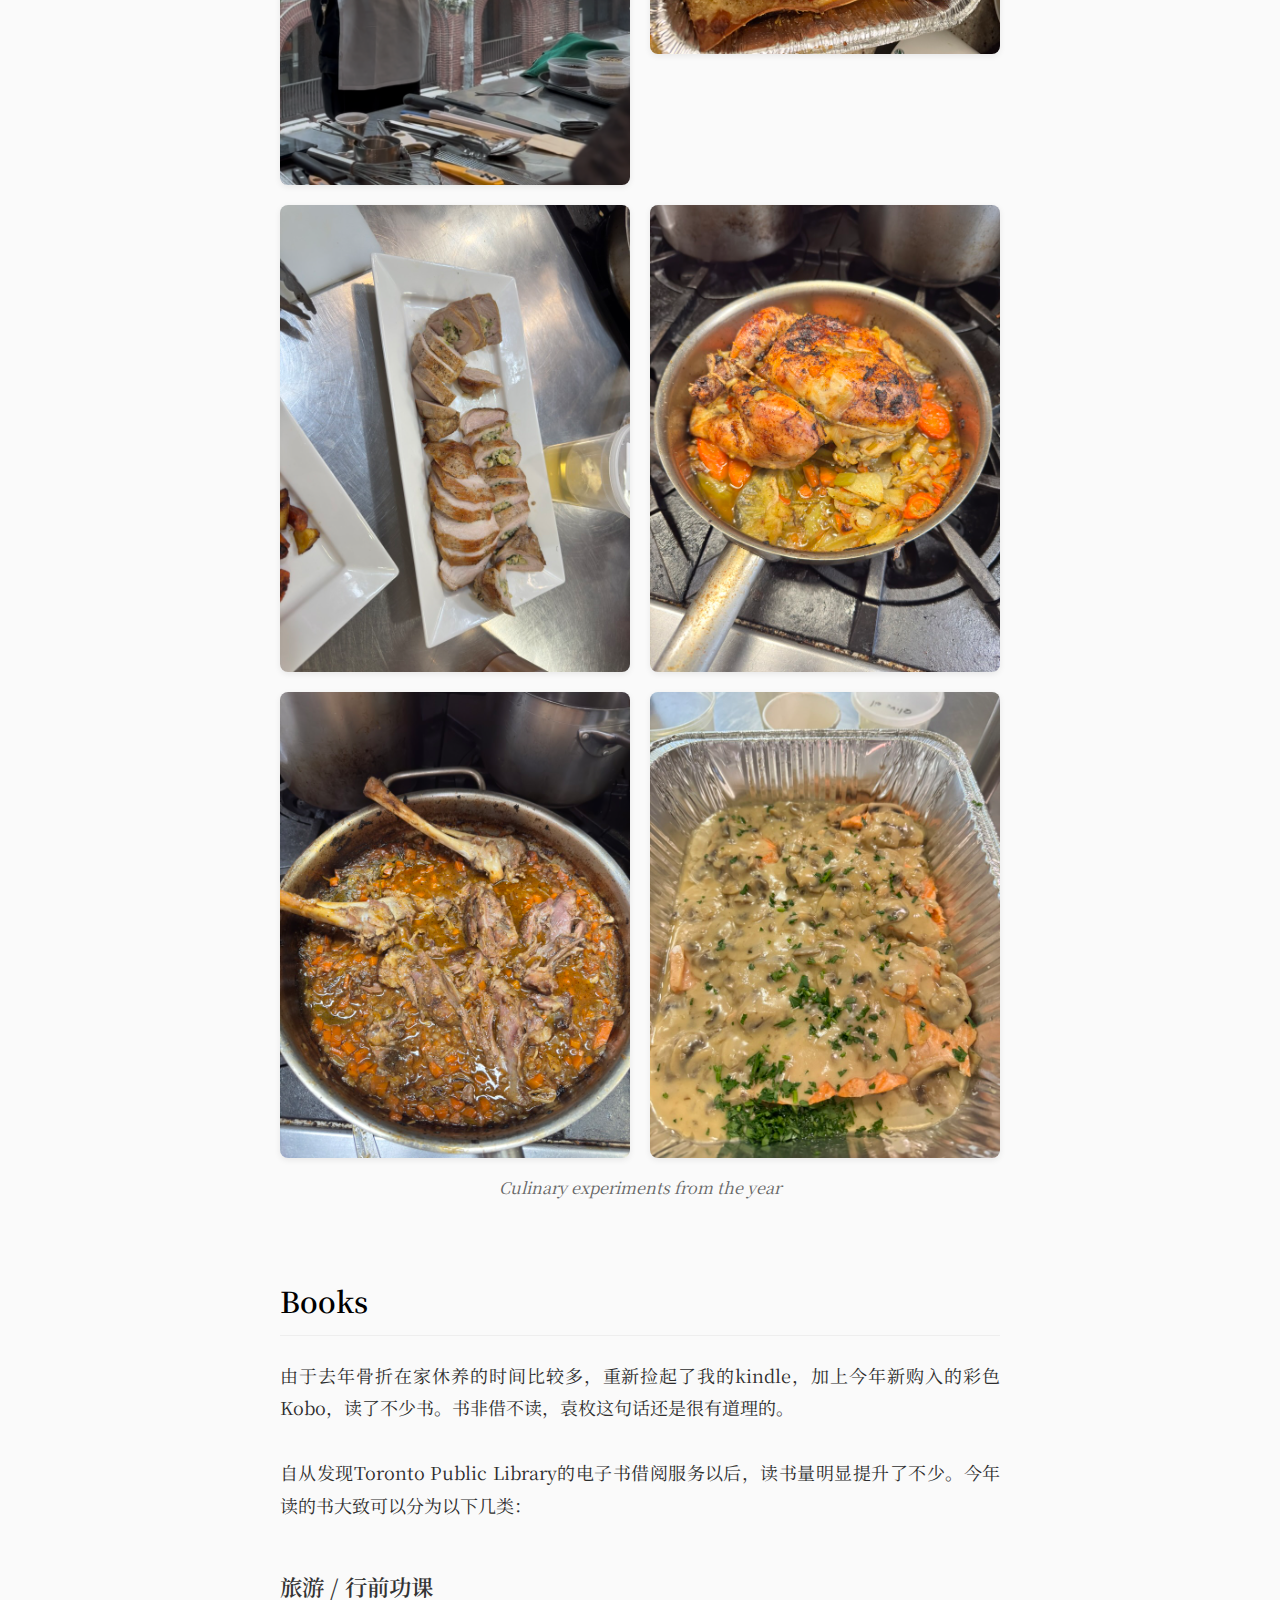
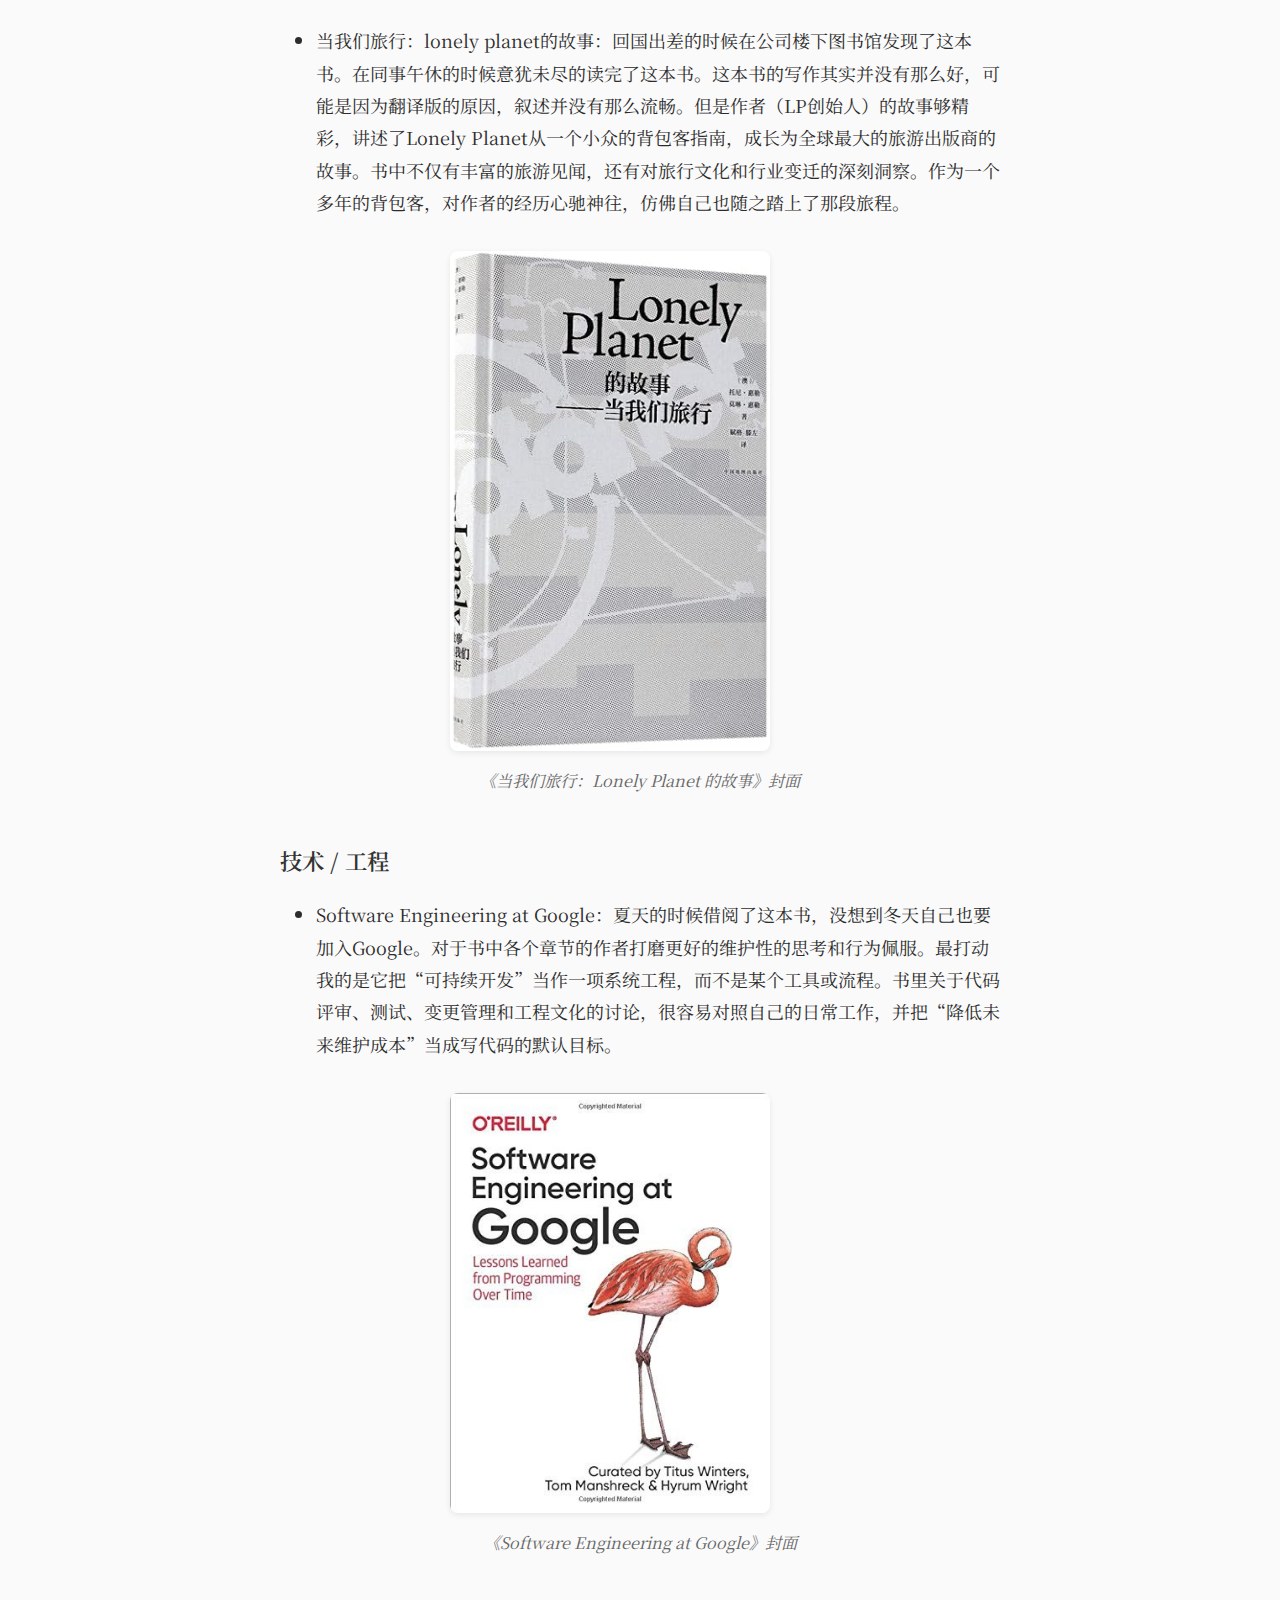
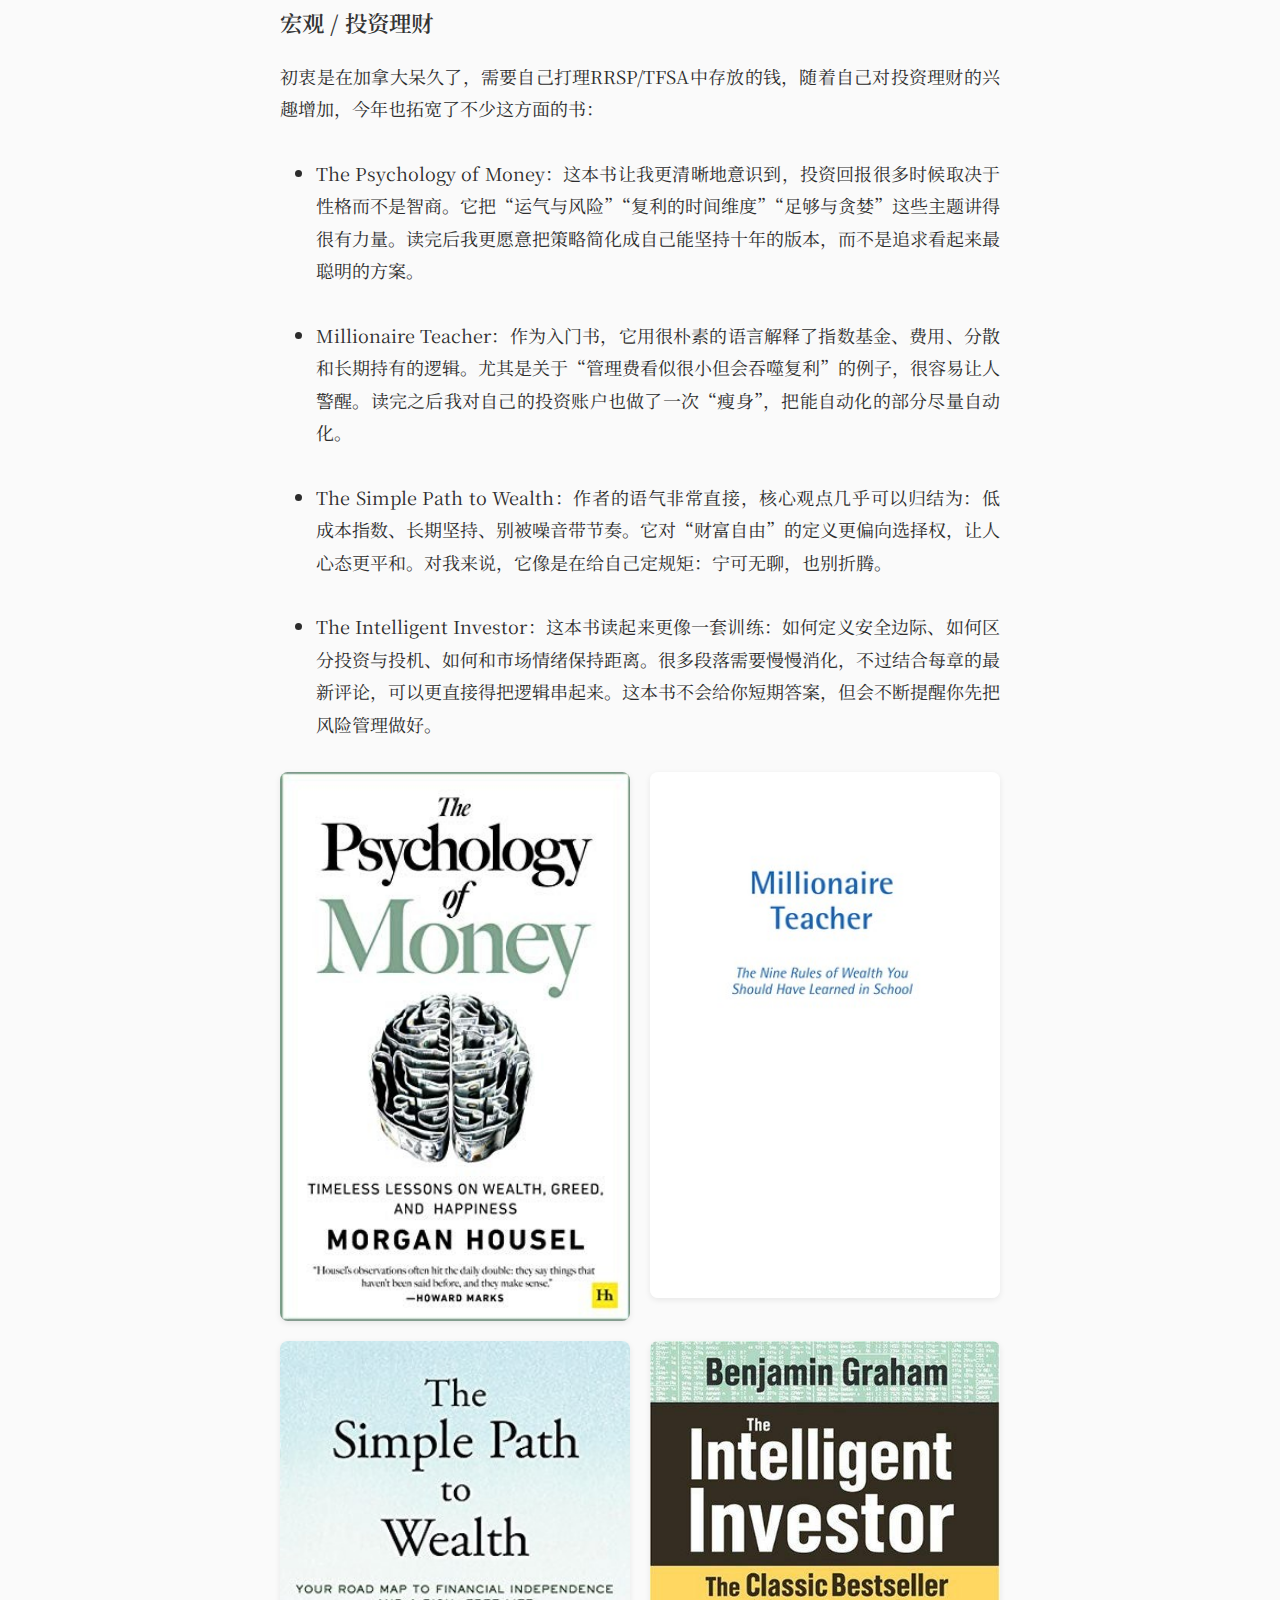
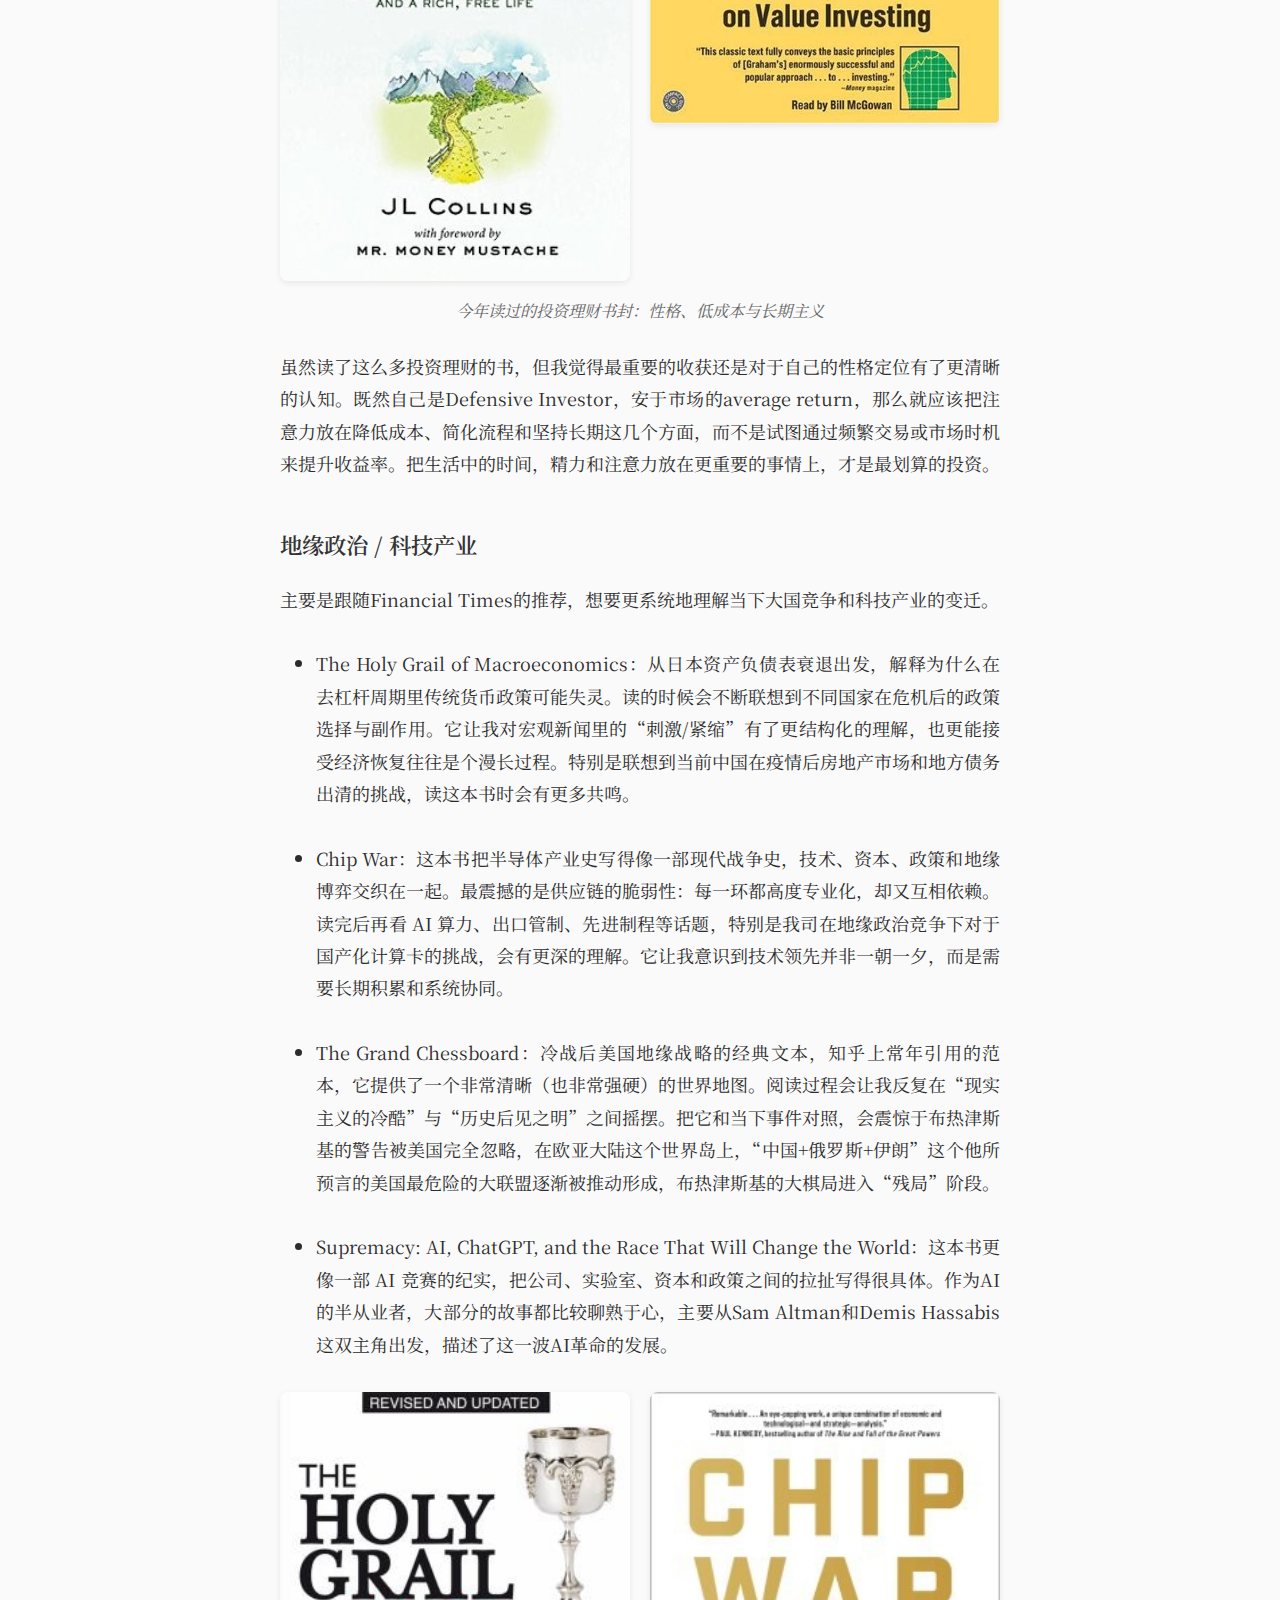
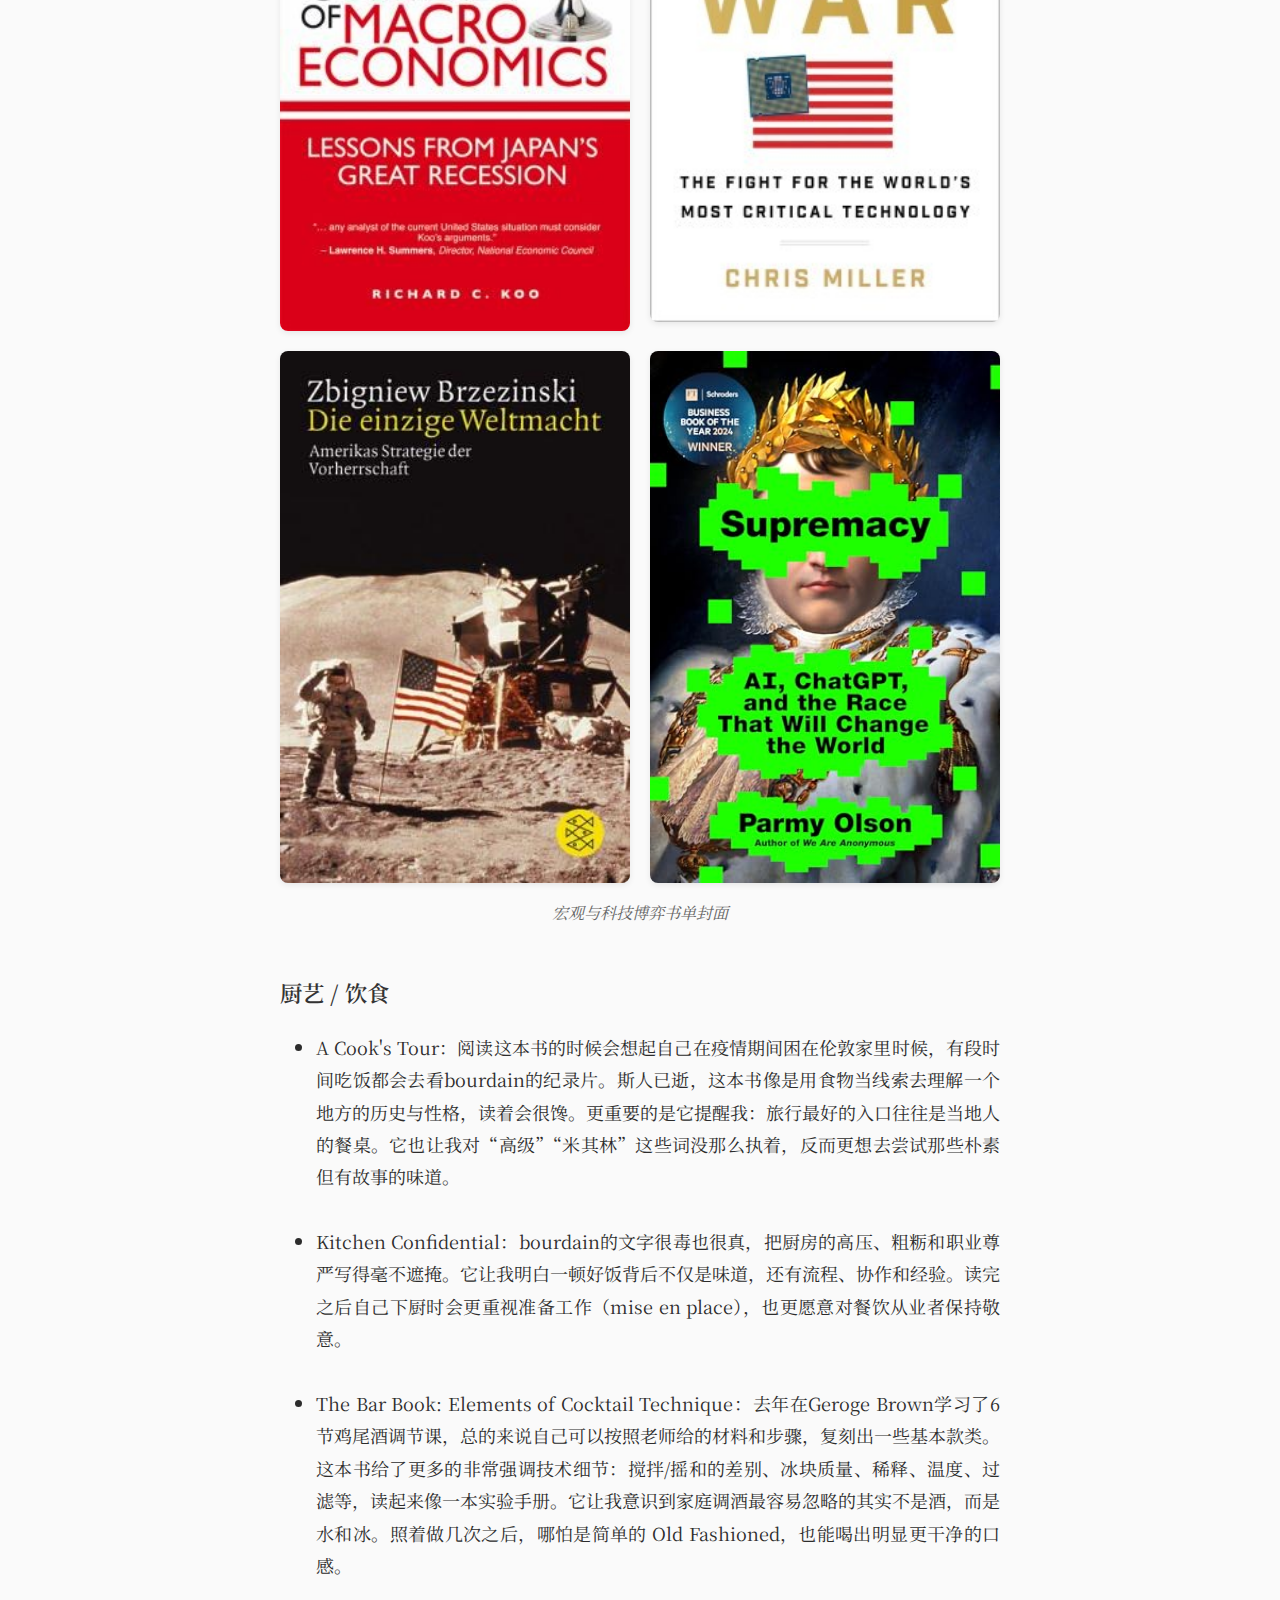
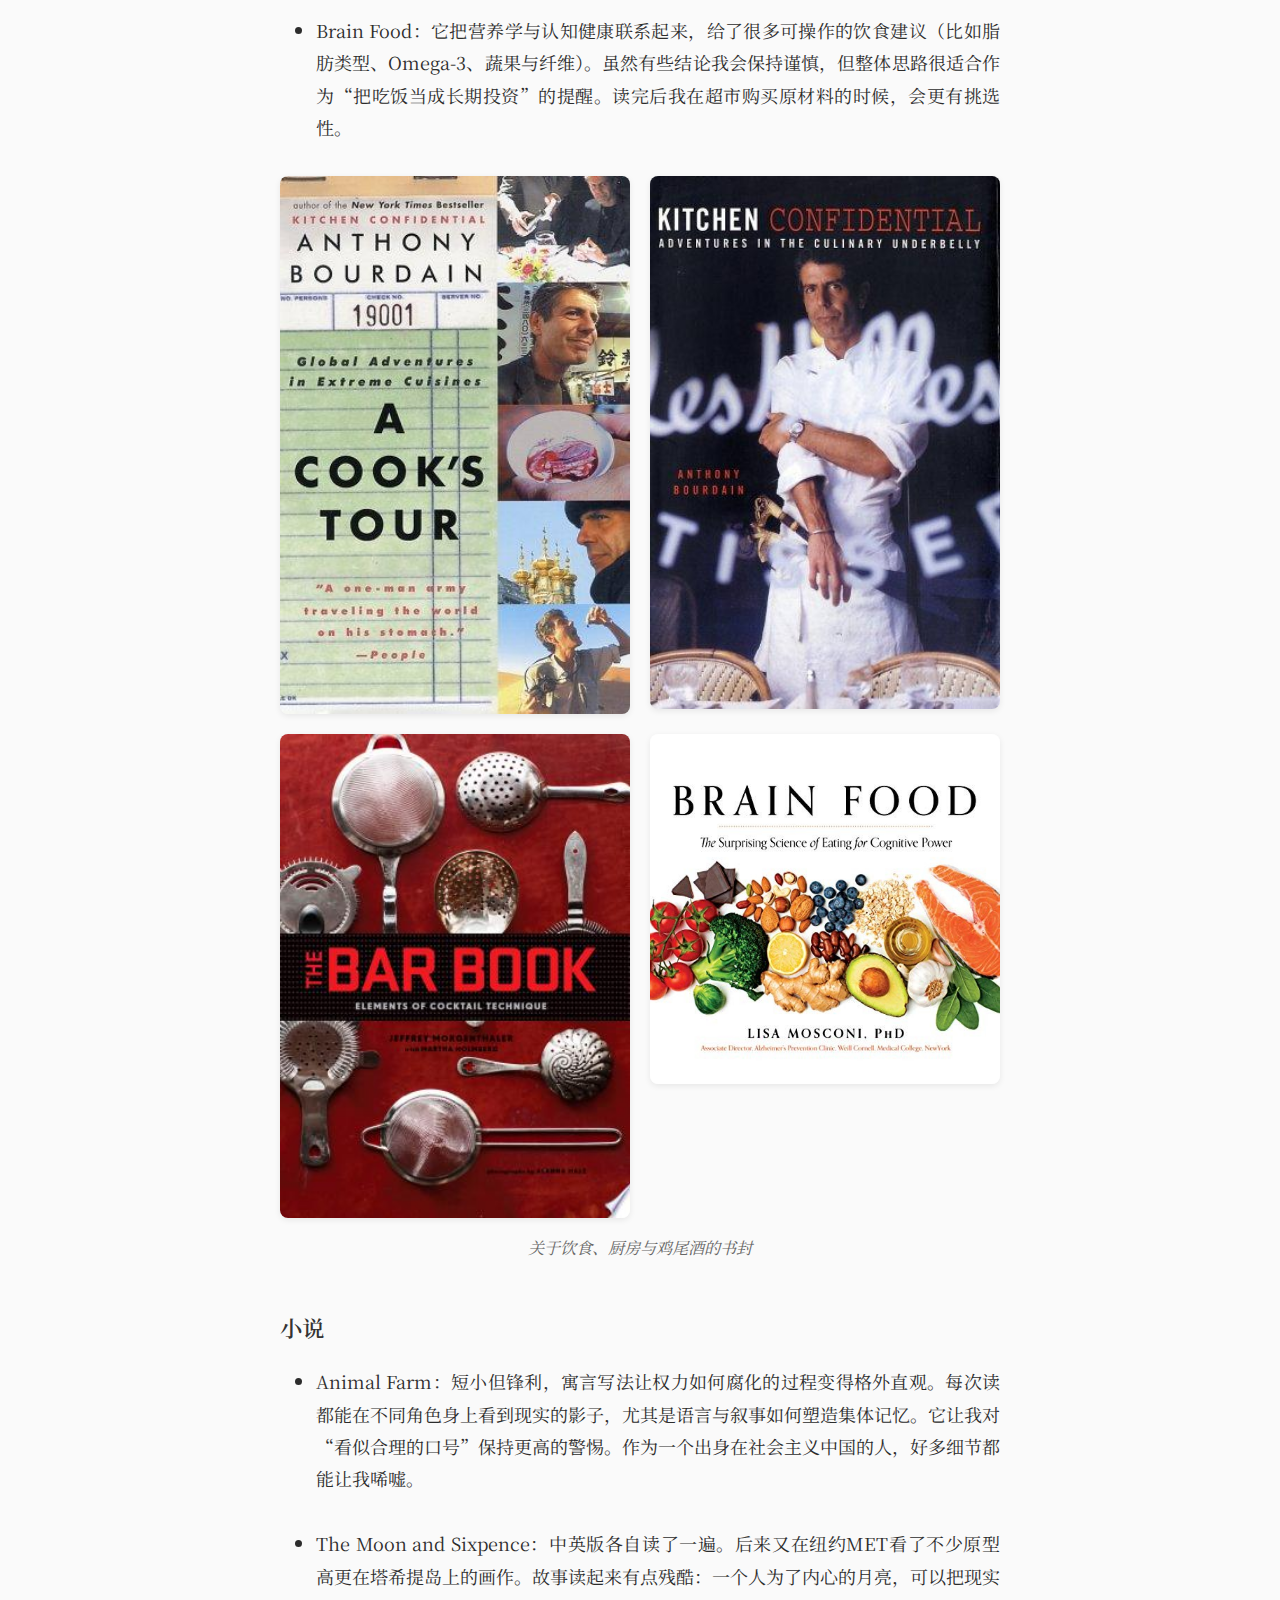
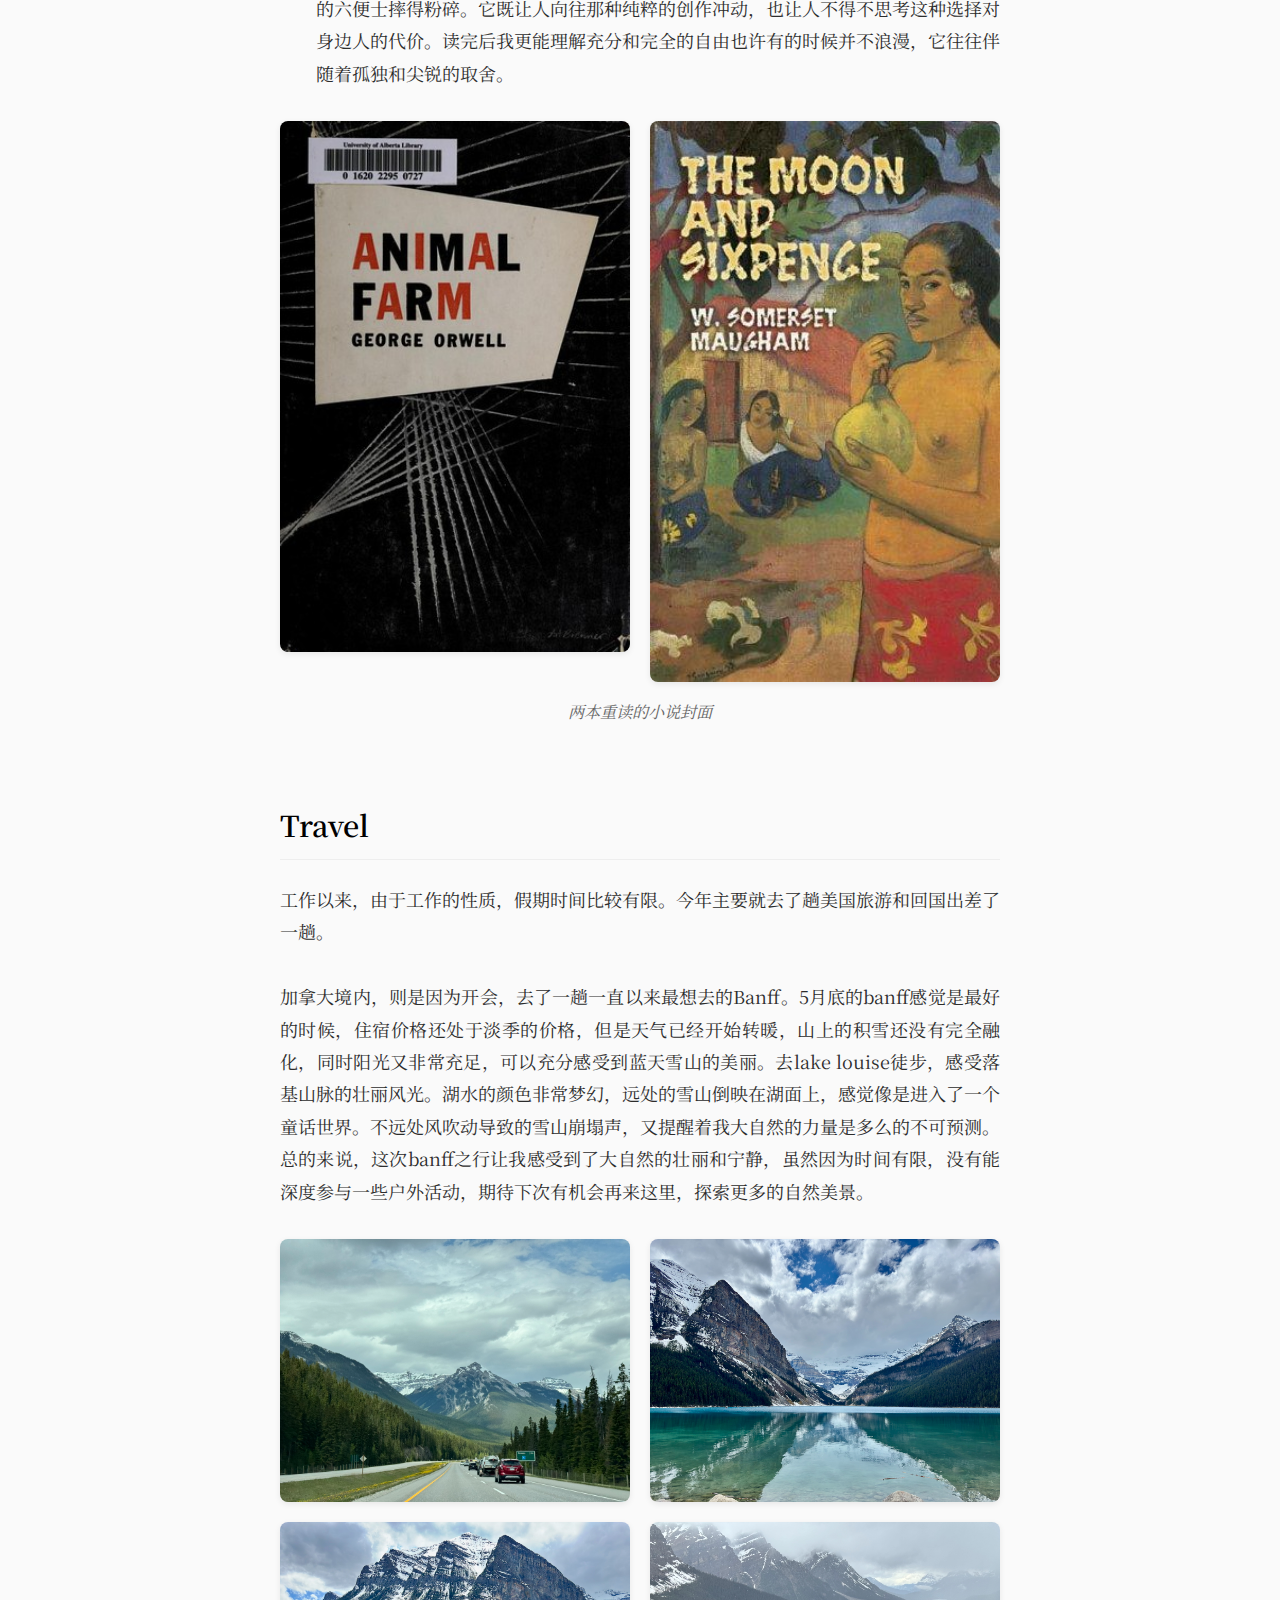
<file: blogs/2025/2025.html>
<!DOCTYPE html>
<html lang="zh-CN">
<head>
    <meta charset="UTF-8">
    <meta name="viewport" content="width=device-width, initial-scale=1.0">
    <title>2025 - Binbin Xu's Blog</title>
    <link rel="stylesheet" type="text/css" href="../../css/main.css">
    <!-- Google Fonts: Noto Serif SC (SimSun equivalent) and Open Sans -->
    <link rel="preconnect" href="https://fonts.googleapis.com">
    <link rel="preconnect" href="https://fonts.gstatic.com" crossorigin>
    <link href="https://fonts.googleapis.com/css2?family=Noto+Serif+SC:wght@300;400;500;600;700&family=Open+Sans:wght@300;400;600&display=swap" rel="stylesheet">
    <style>
        :root {
            --bg-color: #fafafa;
            --text-primary: #2c2c2c;
            --text-secondary: #555555;
            --accent-color: #5b6abf;
            --code-bg: #f5f5f5;
        }

        body {
            margin: 0;
            padding: 0;
            font-family: 'Noto Serif SC', 'Songti SC', serif; /* Elegant serif for reading */
            background-color: var(--bg-color);
            color: var(--text-primary);
            font-size: 18px; /* Slightly larger for readability */
            line-height: 1.8;
            -webkit-font-smoothing: antialiased;
        }

        .blog-post-container {
            max-width: 720px; /* Optimal reading width */
            margin: 0 auto;
            padding: 60px 20px 100px;
        }

        /* Header */
        .blog-post-header {
            text-align: center;
            margin-bottom: 60px;
            padding-bottom: 40px;
            border-bottom: 1px solid #e0e0e0;
        }

        .blog-post-header h1 {
            font-family: 'Noto Serif SC', serif;
            font-size: 2.8rem;
            font-weight: 700;
            margin: 0 0 15px 0;
            color: #1a1a1a;
            letter-spacing: -0.02em;
            line-height: 1.3;
        }

        .blog-post-date {
            font-family: 'Open Sans', sans-serif;
            font-size: 0.95rem;
            color: #888;
            text-transform: uppercase;
            letter-spacing: 1px;
        }

        /* Content */
        .blog-post-content {
            font-weight: 400;
        }

        .blog-post-content p {
            margin-bottom: 1.8em;
            text-align: justify;
            text-justify: inter-ideograph;
        }

        .blog-post-content h1 { display: none; } /* Redundant with header */

        .blog-post-content h2 {
            font-family: 'Noto Serif SC', serif;
            font-size: 1.8rem;
            font-weight: 600;
            color: #000000;
            margin-top: 2.5em;
            margin-bottom: 0.8em;
            border-bottom: 1px solid #eee; /* Subtle underline */
            padding-bottom: 0.3em;
        }

        .blog-post-content h3 {
            font-size: 1.4rem;
            font-weight: 600;
            margin-top: 2em;
            margin-bottom: 0.6em;
            color: #333;
        }

        .blog-post-content ul, .blog-post-content ol {
            margin-bottom: 1.8em;
            padding-left: 2em;
        }

        .blog-post-content li {
            margin-bottom: 0.5em;
        }

        .blog-post-content a {
            color: var(--accent-color);
            text-decoration: none;
            border-bottom: 1px solid transparent;
            transition: border-color 0.2s;
        }

        .blog-post-content a:hover {
            border-bottom-color: var(--accent-color);
        }
        
        /* Code blocks */
        .blog-post-content pre {
            background: var(--code-bg);
            padding: 15px;
            border-radius: 8px;
            overflow-x: auto;
            font-family: 'Menlo', 'Monaco', monospace;
            font-size: 0.9em;
            margin-bottom: 1.8em;
        }

        /* Image Styles */
        img {
            max-width: 100%;
            height: auto;
            border-radius: 8px;
            box-shadow: 0 4px 12px rgba(0,0,0,0.1);
            margin: 20px 0;
            display: block;
        }

        .image-caption {
            text-align: center;
            font-size: 0.9em;
            color: #666;
            margin-top: -15px;
            margin-bottom: 25px;
            font-style: italic;
        }

        .image-grid {
            display: grid;
            grid-template-columns: repeat(auto-fit, minmax(300px, 1fr));
            gap: 20px;
            margin: 30px 0;
        }

        .image-grid.single {
            grid-template-columns: repeat(auto-fit, minmax(260px, 320px));
            max-width: 380px;
            margin-left: auto;
            margin-right: auto;
        }

        .image-grid img {
            margin: 0;
            width: 100%;
            height: auto;
            border-radius: 8px;
            box-shadow: 0 2px 6px rgba(0,0,0,0.08); /* Optional: distinct shadow for grid items */
        }

        /* Navigation */
        .nav-links {

            display: flex;
            justify-content: space-between;
            margin-top: 80px;
            padding-top: 40px;
            border-top: 1px solid #e0e0e0;
        }

        .nav-link {
            font-family: 'Open Sans', sans-serif;
            font-size: 1rem;
            color: #666;
            text-decoration: none;
            transition: color 0.2s;
            display: inline-flex;
            align-items: center;
        }

        .nav-link:hover {
            color: var(--accent-color);
        }

        @media (max-width: 768px) {
            .blog-post-container {
                padding-top: 40px;
            }
            .blog-post-header h1 {
                font-size: 2rem;
            }
            body {
                font-size: 17px;
            }
            .image-grid {
                grid-template-columns: 1fr;
            }
        }
    </style>
</head>
<body>
    <div class="blog-post-container">
        <header class="blog-post-header">
            <h1>2025</h1>
            <div class="blog-post-date">February 2026</div>
        </header>

        <article class="blog-post-content">
            <h1 id="2025">2025</h1>
<p><img alt="2025 Year in Review" src="photos/toronto.jpeg" /></p>
<p>那个指向我博客的空白链接，整整一年都在网页的一角无声地闪烁，像是一种温和却持久的指控。在工业界度过的第二个年头，带给我一种与大学截然不同的时空错觉：日子在一种高密度的忙碌中呼啸而过，所有的细节都被压缩成了模糊的背景板。当我们试图回溯这一年时，往往会陷入一种失语；但当我真正坐下来，试图用文字去抵抗遗忘时，那些生活的切片才开始显影。</p>
<p>以下是对这一年的简单回顾，也是给年岁渐长的自己，留存的一份档案。</p>
<h2 id="_1">工作</h2>
<p>如果非要给 2025 年的职业生涯贴上一个标签，那无疑是“充分拥抱大模型的一年”。作为一名从业者，我曾长期保持着一种审慎的旁观者姿态，觉得语言模型的发展很有趣，但是并没有太多机会去实际应用它们。但在去年因踝骨骨折而被困于室内的那段日子里，这种距离感被打破了。我开始尝试将自己的 X 光片投喂给模型，向它寻反馈以及咨询理疗建议，这是一种赛博朋克式的求医问药。</p>
<p>回到工作岗位后，这种试探演变成了深度依赖。从最初使用 Copilot 生成零碎的代码片段，到年末彻底沉浸于“Vibe Coding”的洪流，再到使用 Agent Coding 处理那些令人麻木的重复性任务，效率的提升是显而易见的。尤其是在切换至陌生编程语言的间隙，模型充当了一位不知疲倦的翻译官。当然，它并非全知全能；在一些它的训练数据没有足够覆盖的情形下，它依然会一本正经地胡说八道（Hallucinations），迫使我必须保持一种怀疑（critical）的态度重复验证与修正。有的时候可能自己上手会更快一些。</p>
<p>另一方面，由于工作变动，今年又重新需要刷题进行面试。作为一个竞赛党，我敏锐地意识到，对于“刷题”这种高度结构化的智力游戏，大模型已经展现出了碾压般的优势。它们能迅速抽象出解题模版，将人类数小时的调试压缩至数秒。作为面试官，我不禁思考：这种机械化的考核体系或许已临近黄昏。未来的甄别标准，必须从记忆力和执行力，转向对模型输出的批判性思维（Critical Thinking）与创新重构。</p>
<p>在研究领域，作为一名机器人学者，我目睹了 SLAM（即时定位与地图构建）正被业界重新定义为“空间智能”（Spatial AI），不得不再次感叹 Andy 的远见卓识。感觉大模型的出现也给机器人领域带来了新的机遇和挑战。大模型强化的先验和推理能力，如何与传感器数据结合，并利用各自的不确定性进行更鲁棒的决策，是一个非常有趣的研究方向，这一成为了我这一年探索的主题。特别是在长视频的空间理解与导航任务中，Gemini 从 2.5 到 3 的迭代速度令人惊叹。然而，当无关帧的噪音淹没上下文窗口时，模型在信息抓取上的短板依然明显。这或许是未来最迷人的研究方向：如何在多模态的混沌中，提取出那一点点关于空间的真相。</p>
<h2 id="health-fitness">Health &amp; Fitness</h2>
<p>去年的骨折像是一次强制性的停机维护。在随后三四个月的休养中，我以一种近乎人类学的视角，非常有趣的观察到自己左腿因为运动受限，肌肉飞快流逝。在恢复期间，在理疗中重新学习走路。</p>
<p>为了对抗这种物理上的衰退，我在这一年重新定义了自己与运动的关系。夏天的多伦多慷慨地提供了绝佳的复健场所。我的体能从零起步，小心翼翼地试探踝关节对冲击力的耐受度，直到重新将配速拉回到 5公里25分钟 的水平。在community center的羽毛球场上，虽然步伐已不如往昔犀利，但每一次挥拍和奔跑都伴随着一种重获自由的快感。在 Algonquin 省立公园的湖面上，以往每年和多大的朋友去backcountry，但是每次都无法控制好方向。今年看到makrham有canoe的暑假课程，赶紧报了个名补习一下，我终于不再是那个在后座随波逐流的乘客，得益于暑期的独木舟课程，我学会了如何控制船头，切开平静的水面。</p>
<p>最显著的量化突破来自泳池。在 Lifesaving Club 的高强度特训下，我从那个只能勉强游完 25 米的初学者，进化到了可以连续进行 500米 自由泳而不间断。尽管这比起蛙泳仍显吃力，但那种全身肌肉协同运作的酸痛感，本身就是健康的证明。</p>
<div class="image-grid">
  <img src="photos/fitness/swimming.jpeg" alt="Swimming">
  <img src="photos/fitness/running.jpeg" alt="Running">
  <img src="photos/fitness/canoe.jpeg" alt="Canoeing">
  <img src="photos/fitness/sailing.jpeg" alt="Sailing">
</div>
<div class="image-caption">Fitness journey: Swimming, Running, Canoeing, and Sailing</div>

<p>总体来说，这一年来通过跑步锻炼与游泳，感觉身体状态有了明显提升。然而，生活的叙事从不遵循完美的线性上升。年末，右耳突发的高频听力下降（High-frequency hearing loss）打断了这一切。在激素治疗的副作用与运动中断的焦虑中，我被迫再次接受身体那脆弱而不可预测的本质。</p>
<h2 id="hobbies">Hobbies</h2>
<p>除了修复身体，我也试图修复对生活的热情。受 Anthony Bourdain 和《Chef's Table》的感召，我走进了 George Brown College 的专业厨房，开始了系统地学习西餐烹饪。在那里的 Culinary Arts I &amp; II 以及海鲜专项课程中，我学习的不仅仅是制作一道千层面（Lasagna）、蔬菜浓汤（Minestrone）、酿猪排或是腌制三文鱼，更是理解什么是 Mise en place，那种对食材处理、刀工以及烹饪流程的极致尊重。</p>
<p>我甚至挑战了英国国菜炸鱼薯条（Fish and Chips），以及胡椒牛排和佛罗伦萨鸡。虽然偶尔会有失败的实验品，但每当那道菜肴精准地呈现于盘中时，那种掌控感是无可替代的。与之形成鲜明对比的是我在安大略湖上的帆船时光。工作地点虽在 Markham，但我将湖上的时间严格限定为“非竞争性”的。没有比赛的紧张，只有一种纯粹的、近乎躺平的漂浮，那是对忙碌职场生活的必要调剂。</p>
<div class="image-grid">
  <img src="photos/cooking/image.png" alt="Cooking experiment">
  <img src="photos/cooking/0C821CF1-033E-4048-8B46-0B2F0ED232BD_1_105_c.jpeg" alt="Culinary creation">
  <img src="photos/cooking/3379738B-9AE2-480B-A45C-7CF4997216BF_1_105_c.jpeg" alt="Cooking photo">
  <img src="photos/cooking/DA92FC4C-96CB-47CD-9200-011CBE8B3CD3_1_105_c.jpeg" alt="Cooking photo">
  <img src="photos/cooking/77EA7545-C6E7-4B86-AC60-8E80994FCEBC_1_105_c.jpeg" alt="Cooking photo">
  <img src="photos/cooking/EAB4CB21-1466-4154-9CD0-CD2A94B2BABF_1_105_c.jpeg" alt="Cooking photo">
</div>
<div class="image-caption">Culinary experiments from the year</div>

<h2 id="books">Books</h2>
<p>由于去年骨折在家休养的时间比较多，重新捡起了我的kindle，加上今年新购入的彩色 Kobo，读了不少书。书非借不读，袁枚这句话还是很有道理的。</p>
<p>自从发现Toronto Public Library的电子书借阅服务以后，读书量明显提升了不少。今年读的书大致可以分为以下几类：</p>
<h3 id="_2">旅游 / 行前功课</h3>
<ul>
<li>当我们旅行：lonely planet的故事：回国出差的时候在公司楼下图书馆发现了这本书。在同事午休的时候意犹未尽的读完了这本书。这本书的写作其实并没有那么好，可能是因为翻译版的原因，叙述并没有那么流畅。但是作者（LP创始人）的故事够精彩，讲述了Lonely Planet从一个小众的背包客指南，成长为全球最大的旅游出版商的故事。书中不仅有丰富的旅游见闻，还有对旅行文化和行业变迁的深刻洞察。作为一个多年的背包客，对作者的经历心驰神往，仿佛自己也随之踏上了那段旅程。</li>
</ul>
<div class="image-grid single">
  <img src="photos/books/lonely-planet-story.jpg" alt="当我们旅行：Lonely Planet 的故事 书封">
</div>
<div class="image-caption">《当我们旅行：Lonely Planet 的故事》封面</div>

<h3 id="_3">技术 / 工程</h3>
<ul>
<li>Software Engineering at Google：夏天的时候借阅了这本书，没想到冬天自己也要加入Google。对于书中各个章节的作者打磨更好的维护性的思考和行为佩服。最打动我的是它把“可持续开发”当作一项系统工程，而不是某个工具或流程。书里关于代码评审、测试、变更管理和工程文化的讨论，很容易对照自己的日常工作，并把“降低未来维护成本”当成写代码的默认目标。</li>
</ul>
<div class="image-grid single">
  <img src="photos/books/software-engineering-at-google.jpg" alt="Software Engineering at Google cover">
</div>
<div class="image-caption">《Software Engineering at Google》封面</div>

<h3 id="_4">宏观 / 投资理财</h3>
<p>初衷是在加拿大呆久了，需要自己打理RRSP/TFSA中存放的钱，随着自己对投资理财的兴趣增加，今年也拓宽了不少这方面的书：</p>
<ul>
<li>
<p>The Psychology of Money：这本书让我更清晰地意识到，投资回报很多时候取决于性格而不是智商。它把“运气与风险”“复利的时间维度”“足够与贪婪”这些主题讲得很有力量。读完后我更愿意把策略简化成自己能坚持十年的版本，而不是追求看起来最聪明的方案。</p>
</li>
<li>
<p>Millionaire Teacher：作为入门书，它用很朴素的语言解释了指数基金、费用、分散和长期持有的逻辑。尤其是关于“管理费看似很小但会吞噬复利”的例子，很容易让人警醒。读完之后我对自己的投资账户也做了一次“瘦身”，把能自动化的部分尽量自动化。</p>
</li>
<li>
<p>The Simple Path to Wealth：作者的语气非常直接，核心观点几乎可以归结为：低成本指数、长期坚持、别被噪音带节奏。它对“财富自由”的定义更偏向选择权，让人心态更平和。对我来说，它像是在给自己定规矩：宁可无聊，也别折腾。</p>
</li>
<li>
<p>The Intelligent Investor：这本书读起来更像一套训练：如何定义安全边际、如何区分投资与投机、如何和市场情绪保持距离。很多段落需要慢慢消化，不过结合每章的最新评论，可以更直接得把逻辑串起来。这本书不会给你短期答案，但会不断提醒你先把风险管理做好。</p>
</li>
</ul>
<div class="image-grid">
  <img src="photos/books/psychology-of-money.jpg" alt="The Psychology of Money cover">
  <img src="photos/books/millionaire-teacher.jpg" alt="Millionaire Teacher cover">
  <img src="photos/books/simple-path-to-wealth.jpg" alt="The Simple Path to Wealth cover">
  <img src="photos/books/intelligent-investor.jpg" alt="The Intelligent Investor cover">
</div>
<div class="image-caption">今年读过的投资理财书封：性格、低成本与长期主义</div>

<p>虽然读了这么多投资理财的书，但我觉得最重要的收获还是对于自己的性格定位有了更清晰的认知。既然自己是Defensive Investor，安于市场的average return，那么就应该把注意力放在降低成本、简化流程和坚持长期这几个方面，而不是试图通过频繁交易或市场时机来提升收益率。把生活中的时间，精力和注意力放在更重要的事情上，才是最划算的投资。</p>
<h3 id="_5">地缘政治 / 科技产业</h3>
<p>主要是跟随Financial Times的推荐，想要更系统地理解当下大国竞争和科技产业的变迁。</p>
<ul>
<li>
<p>The Holy Grail of Macroeconomics：从日本资产负债表衰退出发，解释为什么在去杠杆周期里传统货币政策可能失灵。读的时候会不断联想到不同国家在危机后的政策选择与副作用。它让我对宏观新闻里的“刺激/紧缩”有了更结构化的理解，也更能接受经济恢复往往是个漫长过程。特别是联想到当前中国在疫情后房地产市场和地方债务出清的挑战，读这本书时会有更多共鸣。</p>
</li>
<li>
<p>Chip War：这本书把半导体产业史写得像一部现代战争史，技术、资本、政策和地缘博弈交织在一起。最震撼的是供应链的脆弱性：每一环都高度专业化，却又互相依赖。读完后再看 AI 算力、出口管制、先进制程等话题，特别是我司在地缘政治竞争下对于国产化计算卡的挑战，会有更深的理解。它让我意识到技术领先并非一朝一夕，而是需要长期积累和系统协同。</p>
</li>
<li>
<p>The Grand Chessboard：冷战后美国地缘战略的经典文本，知乎上常年引用的范本，它提供了一个非常清晰（也非常强硬）的世界地图。阅读过程会让我反复在“现实主义的冷酷”与“历史后见之明”之间摇摆。把它和当下事件对照，会震惊于布热津斯基的警告被美国完全忽略，在欧亚大陆这个世界岛上，“中国+俄罗斯+伊朗”这个他所预言的美国最危险的大联盟逐渐被推动形成，布热津斯基的大棋局进入“残局”阶段。</p>
</li>
<li>
<p>Supremacy: AI, ChatGPT, and the Race That Will Change the World：这本书更像一部 AI 竞赛的纪实，把公司、实验室、资本和政策之间的拉扯写得很具体。作为AI的半从业者，大部分的故事都比较聊熟于心，主要从Sam Altman和Demis Hassabis这双主角出发，描述了这一波AI革命的发展。</p>
</li>
</ul>
<div class="image-grid">
  <img src="photos/books/holy-grail-macroeconomics.jpg" alt="The Holy Grail of Macroeconomics cover">
  <img src="photos/books/chip-war.jpg" alt="Chip War cover">
  <img src="photos/books/grand-chessboard.jpg" alt="The Grand Chessboard cover">
  <img src="photos/books/supremacy-ai.jpg" alt="Supremacy: AI, ChatGPT, and the Race That Will Change the World cover">
</div>
<div class="image-caption">宏观与科技博弈书单封面</div>

<h3 id="_6">厨艺 / 饮食</h3>
<ul>
<li>
<p>A Cook's Tour：阅读这本书的时候会想起自己在疫情期间困在伦敦家里时候，有段时间吃饭都会去看bourdain的纪录片。斯人已逝，这本书像是用食物当线索去理解一个地方的历史与性格，读着会很馋。更重要的是它提醒我：旅行最好的入口往往是当地人的餐桌。它也让我对“高级”“米其林”这些词没那么执着，反而更想去尝试那些朴素但有故事的味道。</p>
</li>
<li>
<p>Kitchen Confidential：bourdain的文字很毒也很真，把厨房的高压、粗粝和职业尊严写得毫不遮掩。它让我明白一顿好饭背后不仅是味道，还有流程、协作和经验。读完之后自己下厨时会更重视准备工作（mise en place），也更愿意对餐饮从业者保持敬意。</p>
</li>
<li>
<p>The Bar Book: Elements of Cocktail Technique：去年在Geroge Brown学习了6节鸡尾酒调节课，总的来说自己可以按照老师给的材料和步骤，复刻出一些基本款类。这本书给了更多的非常强调技术细节：搅拌/摇和的差别、冰块质量、稀释、温度、过滤等，读起来像一本实验手册。它让我意识到家庭调酒最容易忽略的其实不是酒，而是水和冰。照着做几次之后，哪怕是简单的 Old Fashioned，也能喝出明显更干净的口感。</p>
</li>
<li>
<p>Brain Food：它把营养学与认知健康联系起来，给了很多可操作的饮食建议（比如脂肪类型、Omega-3、蔬果与纤维）。虽然有些结论我会保持谨慎，但整体思路很适合作为“把吃饭当成长期投资”的提醒。读完后我在超市购买原材料的时候，会更有挑选性。</p>
</li>
</ul>
<div class="image-grid">
  <img src="photos/books/a-cooks-tour.jpg" alt="A Cook's Tour cover">
  <img src="photos/books/kitchen-confidential.jpg" alt="Kitchen Confidential cover">
  <img src="photos/books/bar-book.jpg" alt="The Bar Book: Elements of Cocktail Technique cover">
  <img src="photos/books/brain-food.jpg" alt="Brain Food cover">
</div>
<div class="image-caption">关于饮食、厨房与鸡尾酒的书封</div>

<h3 id="_7">小说</h3>
<ul>
<li>
<p>Animal Farm：短小但锋利，寓言写法让权力如何腐化的过程变得格外直观。每次读都能在不同角色身上看到现实的影子，尤其是语言与叙事如何塑造集体记忆。它让我对“看似合理的口号”保持更高的警惕。作为一个出身在社会主义中国的人，好多细节都能让我唏嘘。</p>
</li>
<li>
<p>The Moon and Sixpence：中英版各自读了一遍。后来又在纽约MET看了不少原型高更在塔希提岛上的画作。故事读起来有点残酷：一个人为了内心的月亮，可以把现实的六便士摔得粉碎。它既让人向往那种纯粹的创作冲动，也让人不得不思考这种选择对身边人的代价。读完后我更能理解充分和完全的自由也许有的时候并不浪漫，它往往伴随着孤独和尖锐的取舍。</p>
</li>
</ul>
<div class="image-grid">
  <img src="photos/books/animal-farm.jpg" alt="Animal Farm cover">
  <img src="photos/books/moon-and-sixpence.jpg" alt="The Moon and Sixpence cover">
</div>
<div class="image-caption">两本重读的小说封面</div>

<h2 id="travel">Travel</h2>
<p>工作以来，由于工作的性质，假期时间比较有限。今年主要就去了趟美国旅游和回国出差了一趟。</p>
<p>加拿大境内，则是因为开会，去了一趟一直以来最想去的Banff。5月底的banff感觉是最好的时候，住宿价格还处于淡季的价格，但是天气已经开始转暖，山上的积雪还没有完全融化，同时阳光又非常充足，可以充分感受到蓝天雪山的美丽。去lake louise徒步，感受落基山脉的壮丽风光。湖水的颜色非常梦幻，远处的雪山倒映在湖面上，感觉像是进入了一个童话世界。不远处风吹动导致的雪山崩塌声，又提醒着我大自然的力量是多么的不可预测。总的来说，这次banff之行让我感受到了大自然的壮丽和宁静，虽然因为时间有限，没有能深度参与一些户外活动，期待下次有机会再来这里，探索更多的自然美景。</p>
<div class="image-grid">
  <img src="photos/travel/banff/1E93B6AE-6DB8-496D-8887-7CE92631CCBB_1_102_o.jpeg" alt="Banff Lake Louise morning ridge">
  <img src="photos/travel/banff/IMG_1764.jpeg" alt="Banff alpine lake midday">
  <img src="photos/travel/banff/IMG_1786.jpeg" alt="Banff lakeside trail">
  <img src="photos/travel/banff/IMG_1945.jpeg" alt="Banff snowy peak over lake">
  <img src="photos/travel/banff/IMG_2425.jpeg" alt="Banff turquoise lake with snow peaks">
  <img src="photos/travel/banff/IMG_2786.jpeg" alt="Banff late afternoon mountains">
</div>
<div class="image-caption">Banff late‑May：Lake Louise 与落基山脉的几张留影</div>

<p>3月份的时候因为工作需要回国出差一趟。3月份北京的春天已经开始回暖，感受到了一些春天的气息。在北京的时候，抽空和爸妈去了国家博物馆，钟鼓楼和北海公园，感受到了中国传统文化的魅力，上一次去北京还是小学毕业和舅舅一家，北京与记忆中的样子有很大不同，城市变得更加现代化和国际化，不过一些历史文化景点依然保存完好，给人一种时空交错的感觉。另外，回国也让我有机会去体验了一下国内的工作强度和氛围，总体来说，强度比我想象中要好，午休文化还是非常有趣的，让我想到本科时候大家一起回宿舍睡午觉的日子。后来自己去日本的时候强行戒掉了午睡的习惯。</p>
<div class="image-grid">
  <img src="photos/travel/beijing/521F15FD-5DF6-4D61-8921-A38E97C1E8B4_1_102_o.jpeg" alt="Beijing National Museum exterior">
  <img src="photos/travel/beijing/758ADE3D-58C0-4FF2-AA63-F8D0E1073D61_1_102_o.jpeg" alt="Beijing temple courtyard in spring">
  <img src="photos/travel/beijing/B1A8CA68-6B6D-47F5-A5A3-3EC70F1BB4E2_1_105_c.jpeg" alt="Beijing hutong walk">
  <img src="photos/travel/beijing/125CBF55-7C76-4974-862C-F5508CB81E36_1_102_o.jpeg" alt="Beijing bell or drum tower view">
</div>
<div class="image-caption">北京三月：国博、钟鼓楼与春日街巷</div>

<p>今年地图上拓展的国家主要是美国，2月份去了次费城，圣诞节去了次纽约。总体来说，美国的城市还是比我预想中要好的（可能是因为过度阅读了简中上的一些抱怨），不过费城的大部分的地铁通道和一小部分纽约地铁通道里的气味非常难闻，这可能是唯一符合我预期的地方。费城比我预期比历史文化底蕴非常深厚得多，独立厅和自由钟让我感受到了美国独立战争时期的历史氛围。在旧城散步时发现的一些民居风格，也比我在多伦多看到的北美house要更具设计美感。城市里还有很多博物馆和艺术馆，比如费城艺术博物馆和罗丹博物馆，展出了很多丰富的艺术作品和雕塑，我还特意去了宾大博物馆，看到了在碑林博物馆遗失的另外两尊昭陵六骏的石刻。纽约的话，当然首先是不能错过的大都会博物馆和现代艺术博物馆，大都会MET连去了3天，结果回来发现依然没有看完所有想看的展品。纽约之行比较有意思的在于这次好多行程是利用gemini（特别是deep research）来帮忙规划的，感觉当我的需要比较明确地提出以后，规划得效果还不，比我两年前使用Chatgpt规划摩洛哥之行的时候有了非常大的提高。纽约作为全球文化中心，布鲁克林大桥的熙攘与百老汇的灯火终于让我有一种回到伦敦时候的文化体验。白天看展，晚上百老汇看剧，时代广场下的繁华和熙攘也让我体验到了纽约独特的城市氛围。</p>
<div class="image-grid">
  <img src="photos/travel/philadelphia/29941602-0151-48D2-94AD-0BB67305283B_1_105_c.jpeg" alt="Philadelphia Independence Hall area">
  <img src="photos/travel/philadelphia/IMG_6665.jpeg" alt="Philadelphia old city street">
  <img src="photos/travel/philadelphia/5CBAACD0-33F5-4295-BA7D-B39BE00AB07E_1_105_c.jpeg" alt="Philadelphia museum steps">
  <img src="photos/travel/philadelphia/C1739149-5A43-434A-91B8-F45B1DF10069_1_102_o.jpeg" alt="Philadelphia historic architecture">
  <img src="photos/travel/philadelphia/E5BF73CC-6D91-4090-A2F5-139814116AA0_1_105_c.jpeg" alt="Philadelphia winter street at dusk">
  <img src="photos/travel/philadelphia/6218C964-9887-4037-9C0F-362F8DE58407_1_105_c.jpeg" alt="Philadelphia evening skyline">
</div>
<div class="image-caption">Philadelphia 二月：独立厅、博物馆与老城街景</div>

<div class="image-grid">
  <img src="photos/travel/nyc/IDG_20251220_161849_034.jpeg" alt="NYC Manhattan skyline afternoon">
  <img src="photos/travel/nyc/IMG_6402.jpeg" alt="NYC Brooklyn Bridge night lights">
  <img src="photos/travel/nyc/IMG_6505.jpeg" alt="NYC winter morning street">
  <img src="photos/travel/nyc/IMG_6564.jpeg" alt="NYC Bryant Park冬日">
  <img src="photos/travel/nyc/IMG_7029.jpeg" alt="NYC museum hall in December">
  <img src="photos/travel/nyc/IMG_7116.jpeg" alt="NYC midtown afternoon">
  <img src="photos/travel/nyc/IDG_20251224_192525_000.jpeg" alt="NYC holiday lights December 24">
  <img src="photos/travel/nyc/IMG_7605.jpeg" alt="NYC Central Park dusk on Christmas Eve">
  <img src="photos/travel/nyc/IMG_7742.jpeg" alt="NYC Times Square night near Christmas">
  <img src="photos/travel/nyc/IMG_2048.jpeg" alt="NYC Central Park on Christmas Day">
  <img src="photos/travel/nyc/IMG_8023.jpeg" alt="NYC Rockefeller Center rink evening">
  <img src="photos/travel/nyc/IMG_8872.jpeg" alt="NYC December sunset skyline">
</div>
<div class="image-caption">纽约圣诞档：从布鲁克林桥到百老汇夜色</div>

<p>总体来说，这次美国之行让我对美国的历史文化和城市风貌有了更深入的了解，如果下一站是传说中的“硅谷文化沙漠”，那里的生活又将呈现何种质感？</p>
        </article>

        <nav class="nav-links">
            <a href="../../blog.html" class="nav-link">← Back to Blog</a>
            <a href="../../index.html" class="nav-link">Home</a>
        </nav>
    </div>
</body>
</html>
</file>
<file: css/main.css>
body
{   
  font-family: open-sans, sans-serif;
  font-size: 14pt;
  color: #404040;
}

body a
{
    /* font-size: 14pt; */
    color: #000000;
    text-decoration: underline;
}

body a:hover
{
    color: #808080;
    text-decoration: underline;
}

td {
  /* font-size: 14px; */
  padding-top: 20px;
  padding-bottom: 20px;
}

td, th {
  font-size: 14pt;
}


.main_container
{

}

.content_container
{
    /* width: 800px; */
    width:100%;
    max-width:800px;
    margin-left: auto;
    margin-right: auto;   
}

.title_text
{
    font-family: league-gothic, sans-serif;
    font-weight: 550;
    font-size: 56px;
    text-indent: -3px;
    line-height: 54pt;
    color: #000000;
}

.subtitle_text
{
    padding-top: 35px;
    padding-bottom: 10px;
    font-family: league-gothic, sans-serif;
    font-weight: 600;
    font-size: 36px;
    color: #000000;
}

 .minor_text
{
  font-family: open-sans, sans-serif;
  font-size: 16pt;
  font-weight: 300;
  line-height: 16pt;
}

.emph
{
  color: #c02020;
}

.papertitle
{
  font-family: open-sans, sans-serif;
  color: #000000;
  font-weight: 700;
  font-size: 14pt;
}
.emphblack
{
  color: #000000;
  font-weight: 700;
}

.splash
{
  line-height: 20pt;
}

.one 
{
 width: 300px;
 height: 225px;
 position: relative;
	right: 0;
}
    
.two
{
  width: 300px;
  height: 225px;
  position: absolute;
	right: 0;
  transition: opacity .2s ease-in-out;
  -moz-transition: opacity .2s ease-in-out;
  -webkit-transition: opacity .2s ease-in-out;
}
    
.fade 
{
  transition: opacity .2s ease-in-out;
  -moz-transition: opacity .2s ease-in-out;
  -webkit-transition: opacity .2s ease-in-out;
}

span.highlight 
{
  background-color: #ffffd0;
}
</file>
